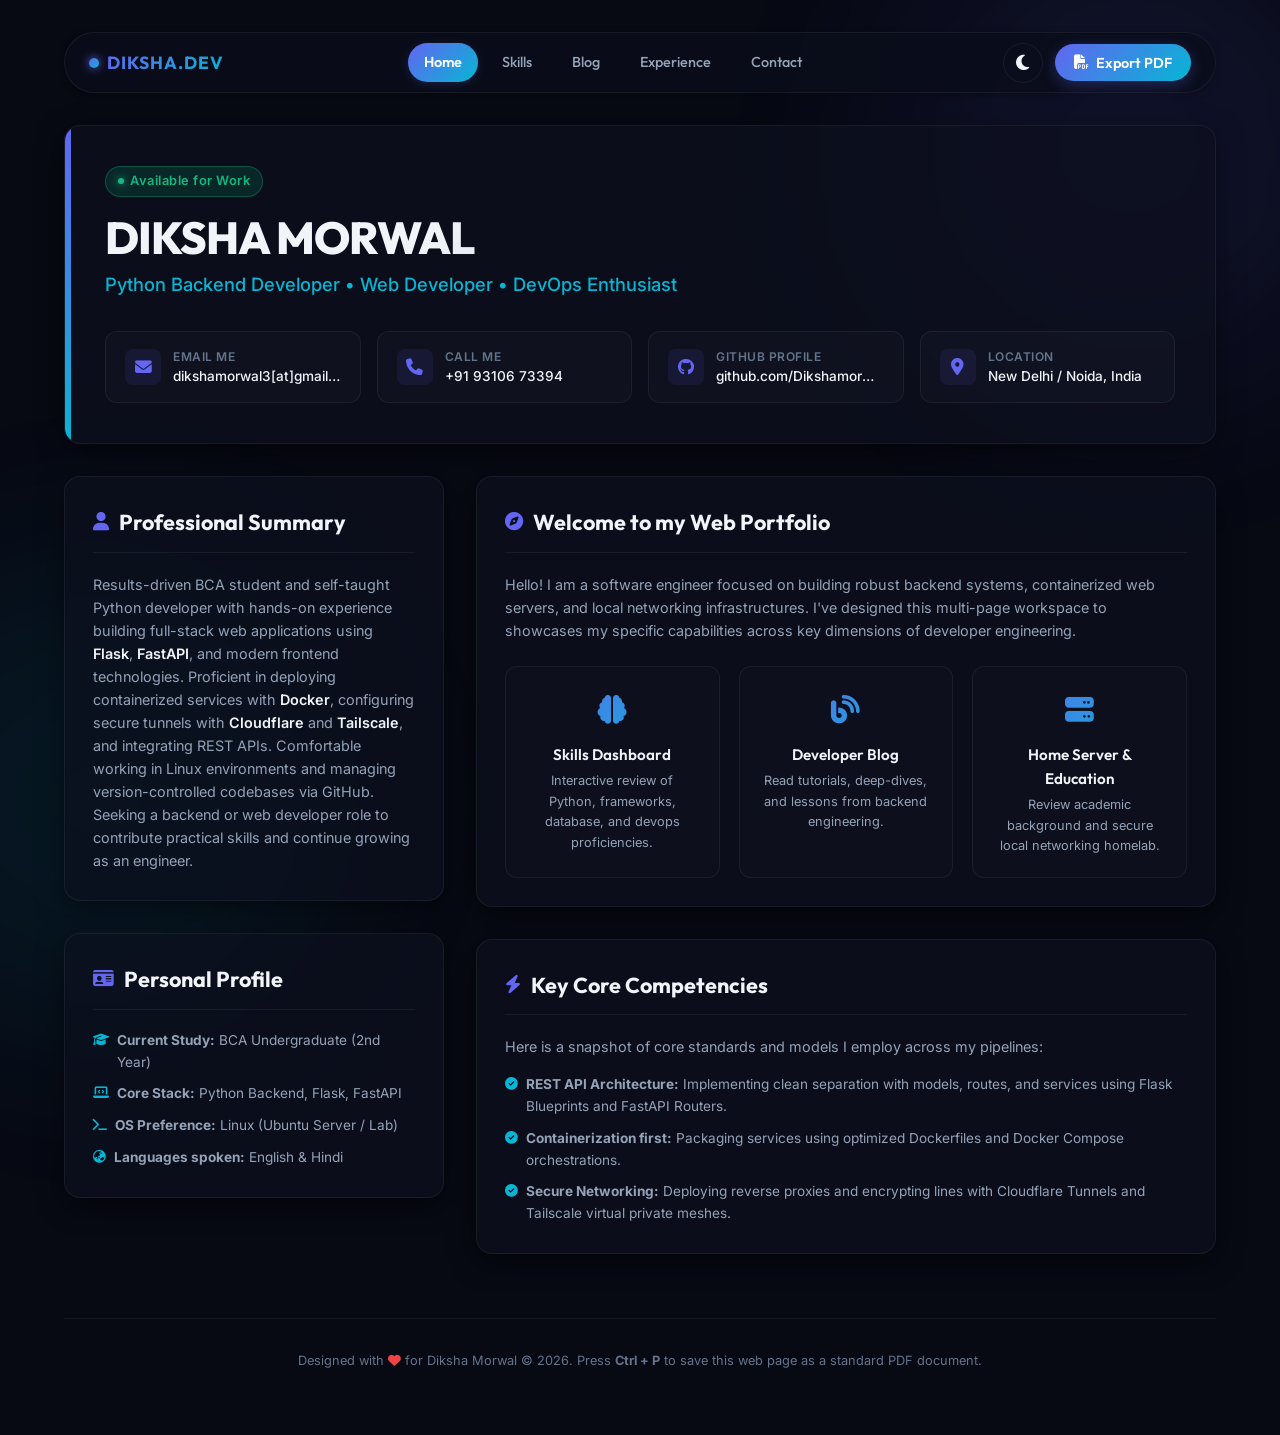
<file: Desktop/my resume/index.html>
<!DOCTYPE html>
<html lang="en" data-theme="dark">
<head>
    <meta charset="UTF-8">
    <meta name="viewport" content="width=device-width, initial-scale=1.0">
    <title>Diksha Morwal - Home | Python Backend Developer</title>
    <meta name="description" content="Professional portfolio of Diksha Morwal, Python Backend Developer & Web Developer. Explore skills, projects, and home server setups.">
    <!-- Google Fonts -->
    <link rel="preconnect" href="https://fonts.googleapis.com">
    <link rel="preconnect" href="https://fonts.gstatic.com" crossorigin>
    <link href="https://fonts.googleapis.com/css2?family=Inter:wght@300;400;500;600;700&family=Outfit:wght@400;500;600;700;800&display=swap" rel="stylesheet">
    <!-- FontAwesome Icons -->
    <link rel="stylesheet" href="https://cdnjs.cloudflare.com/ajax/libs/font-awesome/6.4.0/css/all.min.css">
    <!-- Stylesheet -->
    <link rel="stylesheet" href="style.css">
</head>
<body>
    <!-- Background Elements -->
    <div class="bg-glow bg-glow-1"></div>
    <div class="bg-glow bg-glow-2"></div>

    <div class="container animate-fade-in">
        <!-- Floating Navigation & Action Bar -->
        <header class="action-bar no-print">
            <div class="action-logo">
                <span class="logo-dot"></span>
                <span class="logo-text">DIKSHA.DEV</span>
            </div>
            <!-- Dynamic Navigation Links -->
            <nav class="nav-links">
                <a href="index.html" class="nav-link active">Home</a>
                <a href="skills.html" class="nav-link">Skills</a>
                <a href="blog.html" class="nav-link">Blog</a>
                <a href="experience.html" class="nav-link">Experience</a>
                <a href="contact.html" class="nav-link">Contact</a>
            </nav>
            <div class="action-buttons">
                <button id="theme-toggle" class="btn-action" title="Toggle Light/Dark Mode" aria-label="Toggle Light/Dark Mode">
                    <i class="fas fa-moon moon-icon"></i>
                    <i class="fas fa-sun sun-icon"></i>
                </button>
                <button onclick="window.print()" class="btn-primary" title="Print or Save as PDF">
                    <i class="fas fa-file-pdf"></i> <span>Export PDF</span>
                </button>
            </div>
        </header>

        <!-- Main Resume Frame -->
        <div class="resume-wrapper">
            
            <!-- Hero Header Section -->
            <section class="hero-section">
                <div class="hero-content">
                    <div class="hero-text">
                        <div class="hero-badge">Available for Work</div>
                        <h1 class="name-title">DIKSHA MORWAL</h1>
                        <p class="role-subtitle">Python Backend Developer &bull; Web Developer &bull; DevOps Enthusiast</p>
                    </div>
                    <!-- Contact Cards -->
                    <div class="contact-grid">
                        <a href="mailto:dikshamorwal3[at]gmail[dot]com" class="contact-card">
                            <div class="contact-icon"><i class="fas fa-envelope"></i></div>
                            <div class="contact-info">
                                <span class="contact-label">Email Me</span>
                                <span class="contact-value">dikshamorwal3[at]gmail[dot]com</span>
                            </div>
                        </a>
                        <a href="tel:+919310673394" class="contact-card">
                            <div class="contact-icon"><i class="fas fa-phone"></i></div>
                            <div class="contact-info">
                                <span class="contact-label">Call Me</span>
                                <span class="contact-value">+91 93106 73394</span>
                            </div>
                        </a>
                        <a href="https://github.com/Dikshamorwal" target="_blank" rel="noopener noreferrer" class="contact-card">
                            <div class="contact-icon"><i class="fab fa-github"></i></div>
                            <div class="contact-info">
                                <span class="contact-label">GitHub Profile</span>
                                <span class="contact-value">github.com/Dikshamorwal</span>
                            </div>
                        </a>
                        <div class="contact-card no-link">
                            <div class="contact-icon"><i class="fas fa-map-marker-alt"></i></div>
                            <div class="contact-info">
                                <span class="contact-label">Location</span>
                                <span class="contact-value">New Delhi / Noida, India</span>
                            </div>
                        </div>
                    </div>
                </div>
            </section>

            <!-- Two-Column Layout -->
            <div class="resume-columns">
                
                <!-- Left Column (General Summary & Professional profile) -->
                <aside class="left-column">
                    <!-- Professional Summary -->
                    <div class="resume-card summary-card">
                        <h2 class="section-title"><i class="fas fa-user"></i> Professional Summary</h2>
                        <p class="summary-text">
                            Results-driven BCA student and self-taught Python developer with hands-on experience building full-stack web applications using <strong>Flask</strong>, <strong>FastAPI</strong>, and modern frontend technologies. Proficient in deploying containerized services with <strong>Docker</strong>, configuring secure tunnels with <strong>Cloudflare</strong> and <strong>Tailscale</strong>, and integrating REST APIs. Comfortable working in Linux environments and managing version-controlled codebases via GitHub. Seeking a backend or web developer role to contribute practical skills and continue growing as an engineer.
                        </p>
                    </div>

                    <!-- Personal Information quick list -->
                    <div class="resume-card summary-card">
                        <h2 class="section-title"><i class="fas fa-id-card"></i> Personal Profile</h2>
                        <ul class="additional-list">
                            <li><i class="fas fa-graduation-cap"></i> <span><strong>Current Study:</strong> BCA Undergraduate (2nd Year)</span></li>
                            <li><i class="fas fa-laptop-code"></i> <span><strong>Core Stack:</strong> Python Backend, Flask, FastAPI</span></li>
                            <li><i class="fas fa-terminal"></i> <span><strong>OS Preference:</strong> Linux (Ubuntu Server / Lab)</span></li>
                            <li><i class="fas fa-globe-asia"></i> <span><strong>Languages spoken:</strong> English & Hindi</span></li>
                        </ul>
                    </div>
                </aside>

                <!-- Right Column (Highlights & Quick navigation buttons) -->
                <main class="right-column">
                    <div class="resume-card">
                        <h2 class="section-title"><i class="fas fa-compass"></i> Welcome to my Web Portfolio</h2>
                        <p class="summary-text" style="margin-bottom: 1.5rem;">
                            Hello! I am a software engineer focused on building robust backend systems, containerized web servers, and local networking infrastructures. I've designed this multi-page workspace to showcases my specific capabilities across key dimensions of developer engineering.
                        </p>
                        
                        <div class="lab-infra-diagram">
                            <a href="skills.html" class="lab-node" style="text-decoration: none; color: inherit;">
                                <div class="lab-node-icon"><i class="fas fa-brain"></i></div>
                                <h4>Skills Dashboard</h4>
                                <p>Interactive review of Python, frameworks, database, and devops proficiencies.</p>
                            </a>
                            <a href="blog.html" class="lab-node" style="text-decoration: none; color: inherit;">
                                <div class="lab-node-icon"><i class="fas fa-blog"></i></div>
                                <h4>Developer Blog</h4>
                                <p>Read tutorials, deep-dives, and lessons from backend engineering.</p>
                            </a>
                            <a href="experience.html" class="lab-node" style="text-decoration: none; color: inherit;">
                                <div class="lab-node-icon"><i class="fas fa-server"></i></div>
                                <h4>Home Server & Education</h4>
                                <p>Review academic background and secure local networking homelab.</p>
                            </a>
                        </div>
                    </div>

                    <div class="resume-card">
                        <h2 class="section-title"><i class="fas fa-bolt"></i> Key Core Competencies</h2>
                        <p class="summary-text" style="margin-bottom: 1rem;">
                            Here is a snapshot of core standards and models I employ across my pipelines:
                        </p>
                        <ul class="additional-list">
                            <li><i class="fas fa-check-circle"></i> <span><strong>REST API Architecture:</strong> Implementing clean separation with models, routes, and services using Flask Blueprints and FastAPI Routers.</span></li>
                            <li><i class="fas fa-check-circle"></i> <span><strong>Containerization first:</strong> Packaging services using optimized Dockerfiles and Docker Compose orchestrations.</span></li>
                            <li><i class="fas fa-check-circle"></i> <span><strong>Secure Networking:</strong> Deploying reverse proxies and encrypting lines with Cloudflare Tunnels and Tailscale virtual private meshes.</span></li>
                        </ul>
                    </div>
                </main>

            </div>
        </div>

        <!-- Footer -->
        <footer class="resume-footer no-print">
            <p>Designed with <i class="fas fa-heart"></i> for Diksha Morwal &copy; 2026. Press <strong>Ctrl + P</strong> to save this web page as a standard PDF document.</p>
        </footer>
    </div>

    <!-- Script file for UI Interactivity -->
    <script src="script.js"></script>
</body>
</html>
</file>
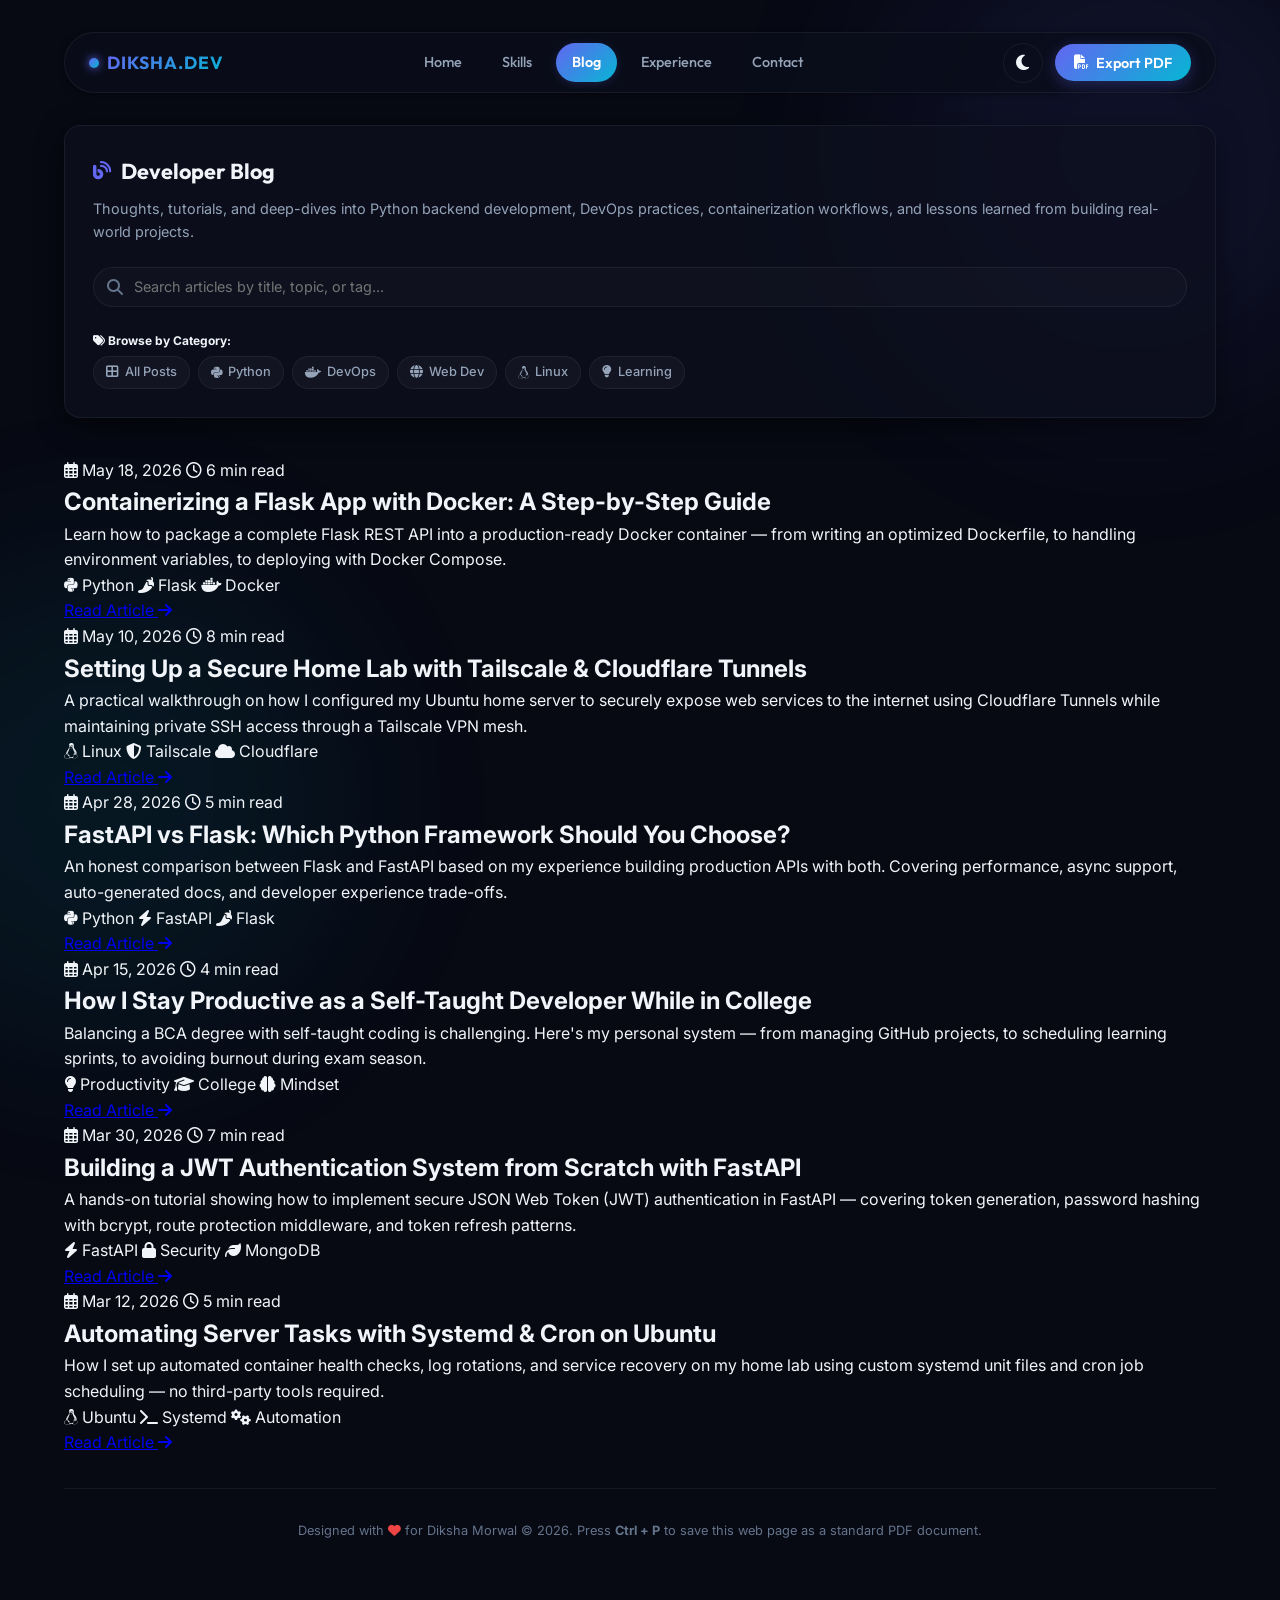
<file: Desktop/my resume/blog.html>
<!DOCTYPE html>
<html lang="en" data-theme="dark">
<head>
    <meta charset="UTF-8">
    <meta name="viewport" content="width=device-width, initial-scale=1.0">
    <title>Diksha Morwal - Blog | Python Developer</title>
    <meta name="description" content="Technical blog posts and articles by Diksha Morwal covering Python, Flask, FastAPI, Docker, Linux, and web development.">
    <!-- Google Fonts -->
    <link rel="preconnect" href="https://fonts.googleapis.com">
    <link rel="preconnect" href="https://fonts.gstatic.com" crossorigin>
    <link href="https://fonts.googleapis.com/css2?family=Inter:wght@300;400;500;600;700&family=Outfit:wght@400;500;600;700;800&display=swap" rel="stylesheet">
    <!-- FontAwesome Icons -->
    <link rel="stylesheet" href="https://cdnjs.cloudflare.com/ajax/libs/font-awesome/6.4.0/css/all.min.css">
    <!-- Stylesheet -->
    <link rel="stylesheet" href="style.css">
</head>
<body>
    <!-- Background Elements -->
    <div class="bg-glow bg-glow-1"></div>
    <div class="bg-glow bg-glow-2"></div>

    <div class="container animate-fade-in">
        <!-- Floating Navigation & Action Bar -->
        <header class="action-bar no-print">
            <div class="action-logo">
                <span class="logo-dot"></span>
                <span class="logo-text">DIKSHA.DEV</span>
            </div>
            <!-- Dynamic Navigation Links -->
            <nav class="nav-links">
                <a href="index.html" class="nav-link">Home</a>
                <a href="skills.html" class="nav-link">Skills</a>
                <a href="blog.html" class="nav-link active">Blog</a>
                <a href="experience.html" class="nav-link">Experience</a>
                <a href="contact.html" class="nav-link">Contact</a>
            </nav>
            <div class="action-buttons">
                <button id="theme-toggle" class="btn-action" title="Toggle Light/Dark Mode" aria-label="Toggle Light/Dark Mode">
                    <i class="fas fa-moon moon-icon"></i>
                    <i class="fas fa-sun sun-icon"></i>
                </button>
                <button onclick="window.print()" class="btn-primary" title="Print or Save as PDF">
                    <i class="fas fa-file-pdf"></i> <span>Export PDF</span>
                </button>
            </div>
        </header>

        <!-- Blog Main Content -->
        <div class="resume-wrapper">
            <!-- Blog Header Card -->
            <div class="resume-card" style="margin-bottom: 0.5rem;">
                <h1 class="section-title" style="border-bottom: none; padding-bottom: 0; margin-bottom: 0.5rem;">
                    <i class="fas fa-blog"></i> Developer Blog
                </h1>
                <p class="summary-text" style="margin-bottom: 1.5rem;">
                    Thoughts, tutorials, and deep-dives into Python backend development, DevOps practices, containerization workflows, and lessons learned from building real-world projects.
                </p>

                <!-- Search Bar -->
                <div class="search-filter-wrapper">
                    <div class="search-container">
                        <i class="fas fa-search"></i>
                        <input type="text" id="blog-search" class="search-input" placeholder="Search articles by title, topic, or tag...">
                    </div>
                </div>

                <!-- Category Filter Tags -->
                <div class="blog-categories no-print">
                    <h3 style="font-size: 0.75rem; margin-bottom: 0.4rem;"><i class="fas fa-tags"></i> Browse by Category:</h3>
                    <div class="skill-tags">
                        <span class="skill-tag blog-filter-tag" data-category="all" onclick="filterBlog('all')"><i class="fas fa-th-large"></i> All Posts</span>
                        <span class="skill-tag blog-filter-tag" data-category="python" onclick="filterBlog('python')"><i class="fab fa-python text-python"></i> Python</span>
                        <span class="skill-tag blog-filter-tag" data-category="devops" onclick="filterBlog('devops')"><i class="fab fa-docker text-docker"></i> DevOps</span>
                        <span class="skill-tag blog-filter-tag" data-category="web" onclick="filterBlog('web')"><i class="fas fa-globe text-html"></i> Web Dev</span>
                        <span class="skill-tag blog-filter-tag" data-category="linux" onclick="filterBlog('linux')"><i class="fab fa-linux text-linux"></i> Linux</span>
                        <span class="skill-tag blog-filter-tag" data-category="learning" onclick="filterBlog('learning')"><i class="fas fa-lightbulb text-fastapi"></i> Learning</span>
                    </div>
                </div>
            </div>

            <!-- Blog Posts Grid -->
            <div class="blog-grid" id="blog-grid">

                <!-- Blog Post 1 -->
                <article class="blog-card" data-category="python devops">
                    <div class="blog-card-accent"></div>
                    <div class="blog-card-content">
                        <div class="blog-meta">
                            <span class="blog-date"><i class="far fa-calendar-alt"></i> May 18, 2026</span>
                            <span class="blog-read-time"><i class="far fa-clock"></i> 6 min read</span>
                        </div>
                        <h2 class="blog-title">Containerizing a Flask App with Docker: A Step-by-Step Guide</h2>
                        <p class="blog-excerpt">
                            Learn how to package a complete Flask REST API into a production-ready Docker container — from writing an optimized Dockerfile, to handling environment variables, to deploying with Docker Compose.
                        </p>
                        <div class="blog-tags">
                            <span class="blog-tag"><i class="fab fa-python"></i> Python</span>
                            <span class="blog-tag"><i class="fas fa-pepper-hot"></i> Flask</span>
                            <span class="blog-tag"><i class="fab fa-docker"></i> Docker</span>
                        </div>
                        <a href="#" class="blog-read-more">
                            Read Article <i class="fas fa-arrow-right"></i>
                        </a>
                    </div>
                </article>

                <!-- Blog Post 2 -->
                <article class="blog-card" data-category="devops linux">
                    <div class="blog-card-accent"></div>
                    <div class="blog-card-content">
                        <div class="blog-meta">
                            <span class="blog-date"><i class="far fa-calendar-alt"></i> May 10, 2026</span>
                            <span class="blog-read-time"><i class="far fa-clock"></i> 8 min read</span>
                        </div>
                        <h2 class="blog-title">Setting Up a Secure Home Lab with Tailscale & Cloudflare Tunnels</h2>
                        <p class="blog-excerpt">
                            A practical walkthrough on how I configured my Ubuntu home server to securely expose web services to the internet using Cloudflare Tunnels while maintaining private SSH access through a Tailscale VPN mesh.
                        </p>
                        <div class="blog-tags">
                            <span class="blog-tag"><i class="fab fa-linux"></i> Linux</span>
                            <span class="blog-tag"><i class="fas fa-shield-alt"></i> Tailscale</span>
                            <span class="blog-tag"><i class="fas fa-cloud"></i> Cloudflare</span>
                        </div>
                        <a href="#" class="blog-read-more">
                            Read Article <i class="fas fa-arrow-right"></i>
                        </a>
                    </div>
                </article>

                <!-- Blog Post 3 -->
                <article class="blog-card" data-category="python web">
                    <div class="blog-card-accent"></div>
                    <div class="blog-card-content">
                        <div class="blog-meta">
                            <span class="blog-date"><i class="far fa-calendar-alt"></i> Apr 28, 2026</span>
                            <span class="blog-read-time"><i class="far fa-clock"></i> 5 min read</span>
                        </div>
                        <h2 class="blog-title">FastAPI vs Flask: Which Python Framework Should You Choose?</h2>
                        <p class="blog-excerpt">
                            An honest comparison between Flask and FastAPI based on my experience building production APIs with both. Covering performance, async support, auto-generated docs, and developer experience trade-offs.
                        </p>
                        <div class="blog-tags">
                            <span class="blog-tag"><i class="fab fa-python"></i> Python</span>
                            <span class="blog-tag"><i class="fas fa-bolt"></i> FastAPI</span>
                            <span class="blog-tag"><i class="fas fa-pepper-hot"></i> Flask</span>
                        </div>
                        <a href="#" class="blog-read-more">
                            Read Article <i class="fas fa-arrow-right"></i>
                        </a>
                    </div>
                </article>

                <!-- Blog Post 4 -->
                <article class="blog-card" data-category="learning">
                    <div class="blog-card-accent"></div>
                    <div class="blog-card-content">
                        <div class="blog-meta">
                            <span class="blog-date"><i class="far fa-calendar-alt"></i> Apr 15, 2026</span>
                            <span class="blog-read-time"><i class="far fa-clock"></i> 4 min read</span>
                        </div>
                        <h2 class="blog-title">How I Stay Productive as a Self-Taught Developer While in College</h2>
                        <p class="blog-excerpt">
                            Balancing a BCA degree with self-taught coding is challenging. Here's my personal system — from managing GitHub projects, to scheduling learning sprints, to avoiding burnout during exam season.
                        </p>
                        <div class="blog-tags">
                            <span class="blog-tag"><i class="fas fa-lightbulb"></i> Productivity</span>
                            <span class="blog-tag"><i class="fas fa-graduation-cap"></i> College</span>
                            <span class="blog-tag"><i class="fas fa-brain"></i> Mindset</span>
                        </div>
                        <a href="#" class="blog-read-more">
                            Read Article <i class="fas fa-arrow-right"></i>
                        </a>
                    </div>
                </article>

                <!-- Blog Post 5 -->
                <article class="blog-card" data-category="python web">
                    <div class="blog-card-accent"></div>
                    <div class="blog-card-content">
                        <div class="blog-meta">
                            <span class="blog-date"><i class="far fa-calendar-alt"></i> Mar 30, 2026</span>
                            <span class="blog-read-time"><i class="far fa-clock"></i> 7 min read</span>
                        </div>
                        <h2 class="blog-title">Building a JWT Authentication System from Scratch with FastAPI</h2>
                        <p class="blog-excerpt">
                            A hands-on tutorial showing how to implement secure JSON Web Token (JWT) authentication in FastAPI — covering token generation, password hashing with bcrypt, route protection middleware, and token refresh patterns.
                        </p>
                        <div class="blog-tags">
                            <span class="blog-tag"><i class="fas fa-bolt"></i> FastAPI</span>
                            <span class="blog-tag"><i class="fas fa-lock"></i> Security</span>
                            <span class="blog-tag"><i class="fas fa-leaf"></i> MongoDB</span>
                        </div>
                        <a href="#" class="blog-read-more">
                            Read Article <i class="fas fa-arrow-right"></i>
                        </a>
                    </div>
                </article>

                <!-- Blog Post 6 -->
                <article class="blog-card" data-category="linux devops">
                    <div class="blog-card-accent"></div>
                    <div class="blog-card-content">
                        <div class="blog-meta">
                            <span class="blog-date"><i class="far fa-calendar-alt"></i> Mar 12, 2026</span>
                            <span class="blog-read-time"><i class="far fa-clock"></i> 5 min read</span>
                        </div>
                        <h2 class="blog-title">Automating Server Tasks with Systemd & Cron on Ubuntu</h2>
                        <p class="blog-excerpt">
                            How I set up automated container health checks, log rotations, and service recovery on my home lab using custom systemd unit files and cron job scheduling — no third-party tools required.
                        </p>
                        <div class="blog-tags">
                            <span class="blog-tag"><i class="fab fa-linux"></i> Ubuntu</span>
                            <span class="blog-tag"><i class="fas fa-terminal"></i> Systemd</span>
                            <span class="blog-tag"><i class="fas fa-cogs"></i> Automation</span>
                        </div>
                        <a href="#" class="blog-read-more">
                            Read Article <i class="fas fa-arrow-right"></i>
                        </a>
                    </div>
                </article>

            </div>

            <!-- No Results Message -->
            <div id="blog-no-results" class="blog-no-results" style="display: none;">
                <div class="no-results-icon"><i class="fas fa-search"></i></div>
                <h3>No articles found</h3>
                <p>Try adjusting your search or clearing the category filter.</p>
            </div>

        </div>

        <!-- Footer -->
        <footer class="resume-footer no-print">
            <p>Designed with <i class="fas fa-heart"></i> for Diksha Morwal &copy; 2026. Press <strong>Ctrl + P</strong> to save this web page as a standard PDF document.</p>
        </footer>
    </div>

    <!-- Script file for UI Interactivity -->
    <script src="script.js"></script>
</body>
</html>
</file>
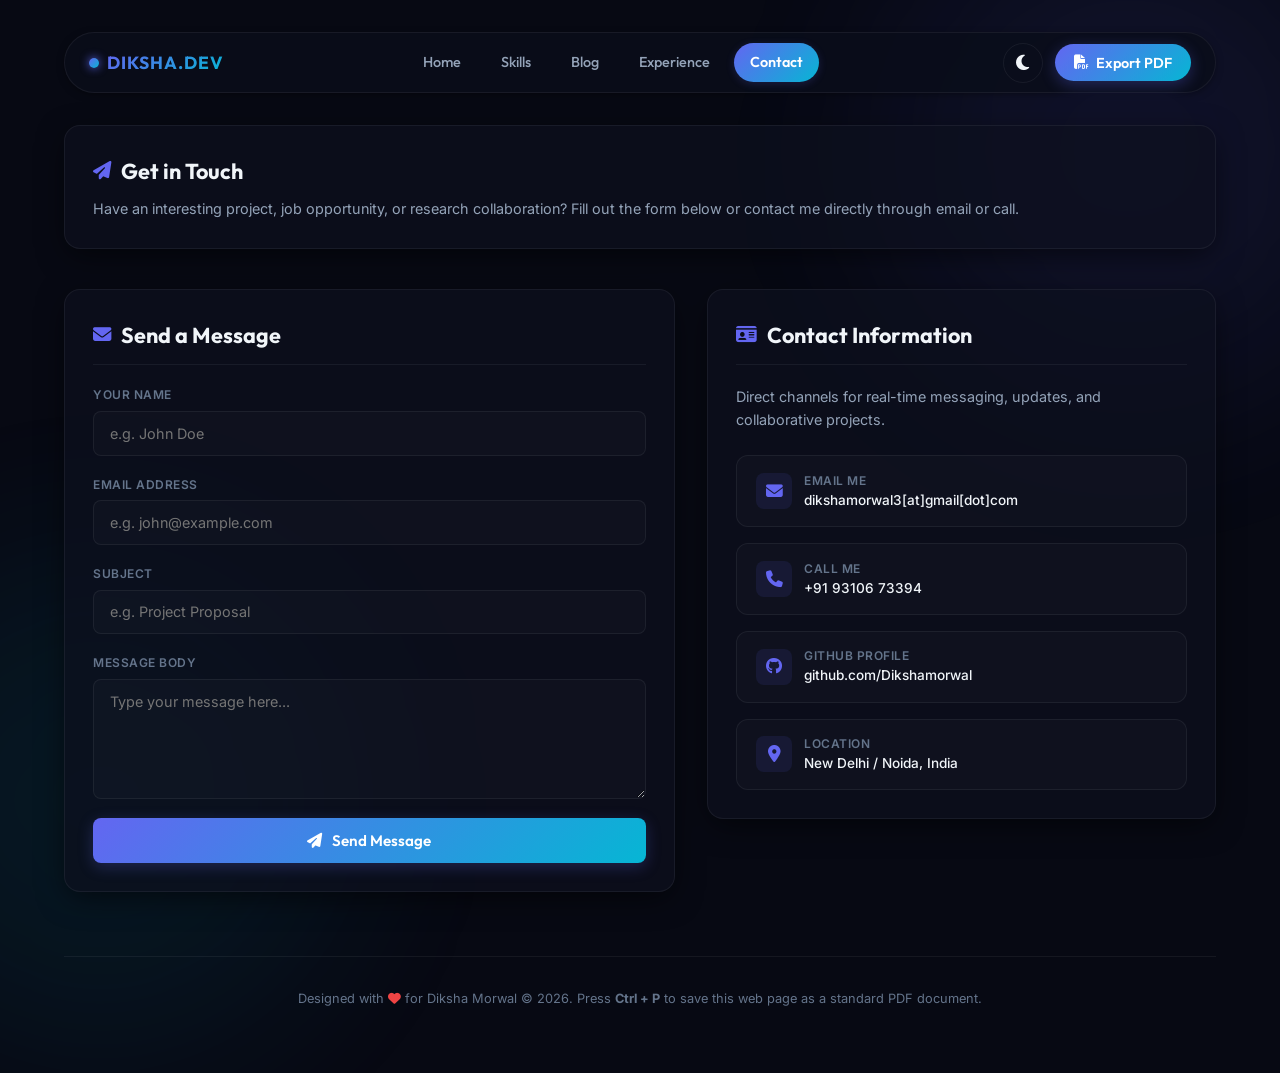
<file: Desktop/my resume/contact.html>
<!DOCTYPE html>
<html lang="en" data-theme="dark">
<head>
    <meta charset="UTF-8">
    <meta name="viewport" content="width=device-width, initial-scale=1.0">
    <title>Diksha Morwal - Contact Me | Python Developer</title>
    <meta name="description" content="Get in touch with Diksha Morwal, Python Backend and Web Developer.">
    <!-- Google Fonts -->
    <link rel="preconnect" href="https://fonts.googleapis.com">
    <link rel="preconnect" href="https://fonts.gstatic.com" crossorigin>
    <link href="https://fonts.googleapis.com/css2?family=Inter:wght@300;400;500;600;700&family=Outfit:wght@400;500;600;700;800&display=swap" rel="stylesheet">
    <!-- FontAwesome Icons -->
    <link rel="stylesheet" href="https://cdnjs.cloudflare.com/ajax/libs/font-awesome/6.4.0/css/all.min.css">
    <!-- Stylesheet -->
    <link rel="stylesheet" href="style.css">
</head>
<body>
    <!-- Background Elements -->
    <div class="bg-glow bg-glow-1"></div>
    <div class="bg-glow bg-glow-2"></div>

    <div class="container animate-fade-in">
        <!-- Floating Navigation & Action Bar -->
        <header class="action-bar no-print">
            <div class="action-logo">
                <span class="logo-dot"></span>
                <span class="logo-text">DIKSHA.DEV</span>
            </div>
            <!-- Dynamic Navigation Links -->
            <nav class="nav-links">
                <a href="index.html" class="nav-link">Home</a>
                <a href="skills.html" class="nav-link">Skills</a>
                <a href="blog.html" class="nav-link">Blog</a>
                <a href="experience.html" class="nav-link">Experience</a>
                <a href="contact.html" class="nav-link active">Contact</a>
            </nav>
            <div class="action-buttons">
                <button id="theme-toggle" class="btn-action" title="Toggle Light/Dark Mode" aria-label="Toggle Light/Dark Mode">
                    <i class="fas fa-moon moon-icon"></i>
                    <i class="fas fa-sun sun-icon"></i>
                </button>
                <button onclick="window.print()" class="btn-primary" title="Print or Save as PDF">
                    <i class="fas fa-file-pdf"></i> <span>Export PDF</span>
                </button>
            </div>
        </header>

        <!-- Contact Main Content -->
        <div class="resume-wrapper">
            
            <div class="resume-card" style="margin-bottom: 0.5rem;">
                <h2 class="section-title" style="border-bottom: none; padding-bottom: 0; margin-bottom: 0;">
                    <i class="fas fa-paper-plane"></i> Get in Touch
                </h2>
                <p class="summary-text" style="margin-top: 0.5rem;">
                    Have an interesting project, job opportunity, or research collaboration? Fill out the form below or contact me directly through email or call.
                </p>
            </div>

            <!-- Two-Column Grid: Form & Info -->
            <div class="contact-container-grid">
                
                <!-- Left: Form Card -->
                <div class="resume-card">
                    <h3 class="section-title"><i class="fas fa-envelope"></i> Send a Message</h3>
                    
                    <form id="contact-form" class="contact-form" novalidate>
                        <div class="form-group">
                            <label for="name">Your Name</label>
                            <input type="text" id="name" class="form-input" placeholder="e.g. John Doe" required>
                        </div>
                        
                        <div class="form-group">
                            <label for="email">Email Address</label>
                            <input type="email" id="email" class="form-input" placeholder="e.g. john@example.com" required>
                        </div>
                        
                        <div class="form-group">
                            <label for="subject">Subject</label>
                            <input type="text" id="subject" class="form-input" placeholder="e.g. Project Proposal" required>
                        </div>
                        
                        <div class="form-group">
                            <label for="message">Message Body</label>
                            <textarea id="message" class="form-textarea" placeholder="Type your message here..." required></textarea>
                        </div>
                        
                        <button type="submit" class="btn-submit">
                            <i class="fas fa-paper-plane"></i> Send Message
                        </button>
                    </form>
                </div>

                <!-- Right: Direct Connect Cards -->
                <aside class="left-column" style="gap: 0;">
                    <div class="resume-card">
                        <h3 class="section-title"><i class="fas fa-id-card"></i> Contact Information</h3>
                        <p class="summary-text" style="margin-bottom: 1.5rem;">
                            Direct channels for real-time messaging, updates, and collaborative projects.
                        </p>
                        
                        <div class="contact-grid" style="grid-template-columns: 1fr; gap: 1rem;">
                            <a href="mailto:dikshamorwal3[at]gmail[dot]com" class="contact-card">
                                <div class="contact-icon"><i class="fas fa-envelope"></i></div>
                                <div class="contact-info">
                                    <span class="contact-label">Email Me</span>
                                    <span class="contact-value">dikshamorwal3[at]gmail[dot]com</span>
                                </div>
                            </a>
                            
                            <a href="tel:+919310673394" class="contact-card">
                                <div class="contact-icon"><i class="fas fa-phone"></i></div>
                                <div class="contact-info">
                                    <span class="contact-label">Call Me</span>
                                    <span class="contact-value">+91 93106 73394</span>
                                </div>
                            </a>
                            
                            <a href="https://github.com/Dikshamorwal" target="_blank" rel="noopener noreferrer" class="contact-card">
                                <div class="contact-icon"><i class="fab fa-github"></i></div>
                                <div class="contact-info">
                                    <span class="contact-label">GitHub Profile</span>
                                    <span class="contact-value">github.com/Dikshamorwal</span>
                                </div>
                            </a>

                            <div class="contact-card no-link">
                                <div class="contact-icon"><i class="fas fa-map-marker-alt"></i></div>
                                <div class="contact-info">
                                    <span class="contact-label">Location</span>
                                    <span class="contact-value">New Delhi / Noida, India</span>
                                </div>
                            </div>
                        </div>
                    </div>
                </aside>

            </div>
        </div>

        <!-- Footer -->
        <footer class="resume-footer no-print">
            <p>Designed with <i class="fas fa-heart"></i> for Diksha Morwal &copy; 2026. Press <strong>Ctrl + P</strong> to save this web page as a standard PDF document.</p>
        </footer>
    </div>

    <!-- Success Feedback Overlay Modal -->
    <div id="success-modal" class="modal-overlay">
        <div class="modal-card">
            <div class="modal-success-icon"><i class="fas fa-check"></i></div>
            <h3>Message Dispatched!</h3>
            <p>Thank you for reaching out. Your message has been sent successfully. Diksha will connect with you shortly.</p>
            <button id="modal-close" class="btn-primary" style="margin: 0 auto; width: 100px; justify-content: center;">Close</button>
        </div>
    </div>

    <!-- Script file for UI Interactivity -->
    <script src="script.js"></script>
</body>
</html>
</file>
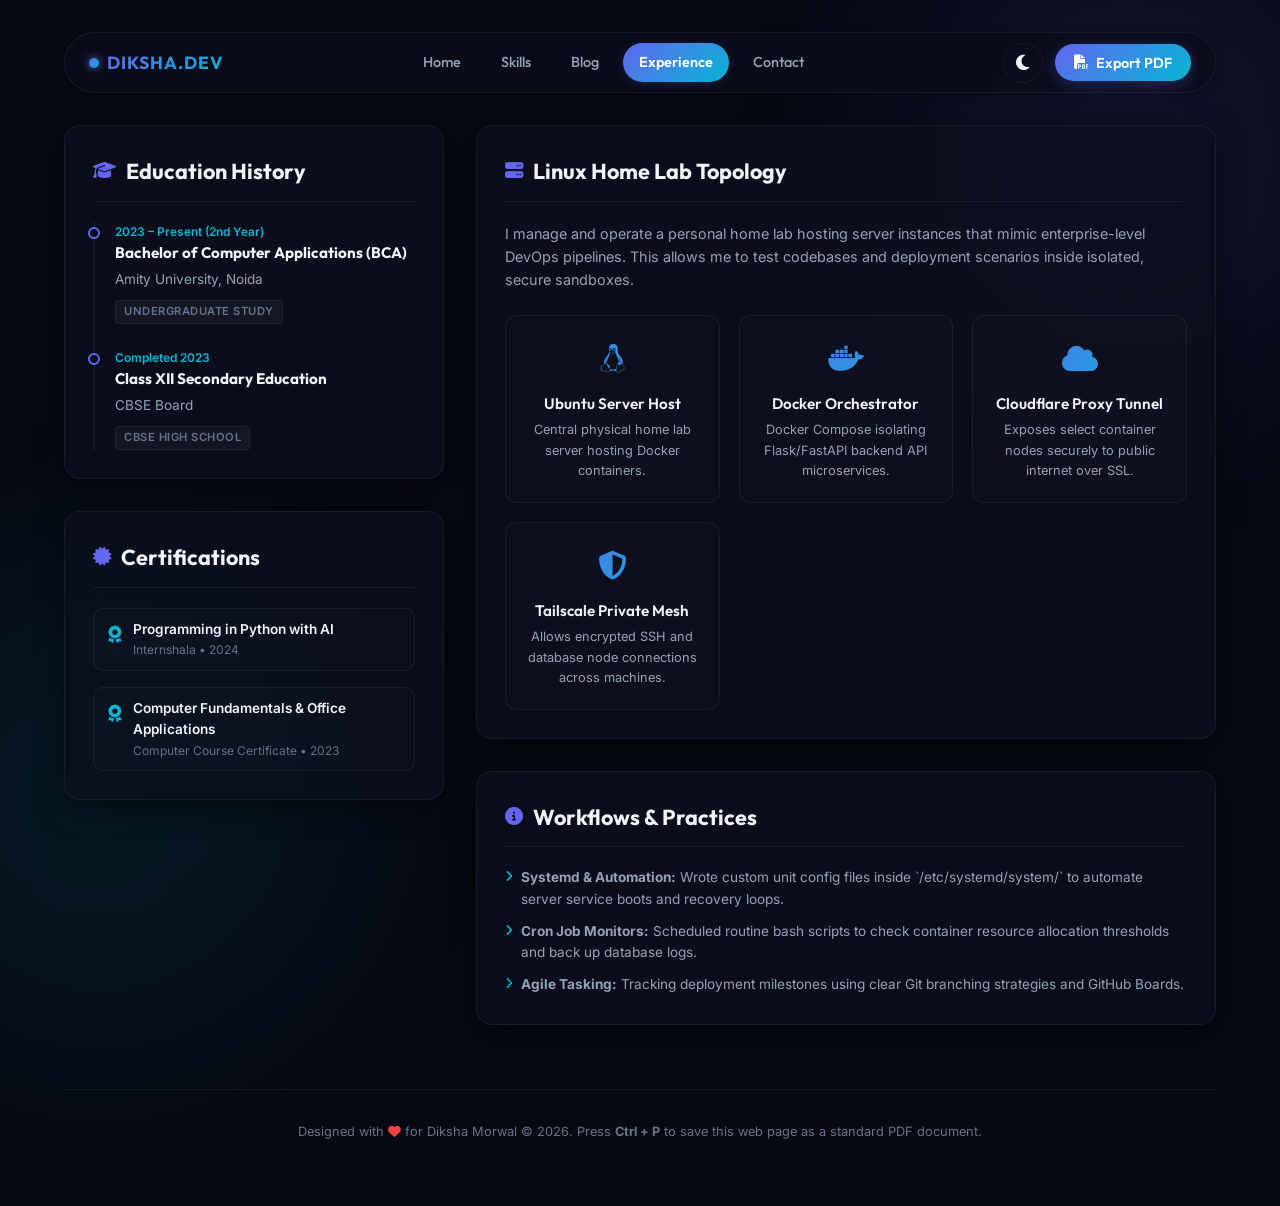
<file: Desktop/my resume/experience.html>
<!DOCTYPE html>
<html lang="en" data-theme="dark">
<head>
    <meta charset="UTF-8">
    <meta name="viewport" content="width=device-width, initial-scale=1.0">
    <title>Diksha Morwal - Experience & Lab | Python Developer</title>
    <meta name="description" content="Education history and Linux home server architecture of Diksha Morwal.">
    <!-- Google Fonts -->
    <link rel="preconnect" href="https://fonts.googleapis.com">
    <link rel="preconnect" href="https://fonts.gstatic.com" crossorigin>
    <link href="https://fonts.googleapis.com/css2?family=Inter:wght@300;400;500;600;700&family=Outfit:wght@400;500;600;700;800&display=swap" rel="stylesheet">
    <!-- FontAwesome Icons -->
    <link rel="stylesheet" href="https://cdnjs.cloudflare.com/ajax/libs/font-awesome/6.4.0/css/all.min.css">
    <!-- Stylesheet -->
    <link rel="stylesheet" href="style.css">
</head>
<body>
    <!-- Background Elements -->
    <div class="bg-glow bg-glow-1"></div>
    <div class="bg-glow bg-glow-2"></div>

    <div class="container animate-fade-in">
        <!-- Floating Navigation & Action Bar -->
        <header class="action-bar no-print">
            <div class="action-logo">
                <span class="logo-dot"></span>
                <span class="logo-text">DIKSHA.DEV</span>
            </div>
            <!-- Dynamic Navigation Links -->
            <nav class="nav-links">
                <a href="index.html" class="nav-link">Home</a>
                <a href="skills.html" class="nav-link">Skills</a>
                <a href="blog.html" class="nav-link">Blog</a>
                <a href="experience.html" class="nav-link active">Experience</a>
                <a href="contact.html" class="nav-link">Contact</a>
            </nav>
            <div class="action-buttons">
                <button id="theme-toggle" class="btn-action" title="Toggle Light/Dark Mode" aria-label="Toggle Light/Dark Mode">
                    <i class="fas fa-moon moon-icon"></i>
                    <i class="fas fa-sun sun-icon"></i>
                </button>
                <button onclick="window.print()" class="btn-primary" title="Print or Save as PDF">
                    <i class="fas fa-file-pdf"></i> <span>Export PDF</span>
                </button>
            </div>
        </header>

        <!-- Experience Main Content -->
        <div class="resume-wrapper">
            <div class="resume-columns">
                
                <!-- Left Column (Education & Certifications) -->
                <aside class="left-column">
                    <!-- Education -->
                    <div class="resume-card education-card">
                        <h2 class="section-title"><i class="fas fa-graduation-cap"></i> Education History</h2>
                        <div class="timeline">
                            <div class="timeline-item">
                                <div class="timeline-dot"></div>
                                <div class="timeline-header">
                                    <span class="timeline-date">2023 – Present (2nd Year)</span>
                                    <h3 class="timeline-degree">Bachelor of Computer Applications (BCA)</h3>
                                </div>
                                <p class="timeline-institution">Amity University, Noida</p>
                                <span class="timeline-tag">Undergraduate Study</span>
                            </div>
                            <div class="timeline-item">
                                <div class="timeline-dot"></div>
                                <div class="timeline-header">
                                    <span class="timeline-date">Completed 2023</span>
                                    <h3 class="timeline-degree">Class XII Secondary Education</h3>
                                </div>
                                <p class="timeline-institution">CBSE Board</p>
                                <span class="timeline-tag">CBSE High School</span>
                            </div>
                        </div>
                    </div>

                    <!-- Certifications -->
                    <div class="resume-card certifications-card">
                        <h2 class="section-title"><i class="fas fa-certificate"></i> Certifications</h2>
                        <div class="certs-list">
                            <div class="cert-item">
                                <div class="cert-icon"><i class="fas fa-award"></i></div>
                                <div class="cert-details">
                                    <h4>Programming in Python with AI</h4>
                                    <p>Internshala &bull; 2024</p>
                                </div>
                            </div>
                            <div class="cert-item">
                                <div class="cert-icon"><i class="fas fa-award"></i></div>
                                <div class="cert-details">
                                    <h4>Computer Fundamentals & Office Applications</h4>
                                    <p>Computer Course Certificate &bull; 2023</p>
                                </div>
                            </div>
                        </div>
                    </div>
                </aside>

                <!-- Right Column (Linux Home Lab Node Topology) -->
                <main class="right-column">
                    <!-- Lab Overview -->
                    <div class="resume-card">
                        <h2 class="section-title"><i class="fas fa-server"></i> Linux Home Lab Topology</h2>
                        <p class="summary-text" style="margin-bottom: 1rem;">
                            I manage and operate a personal home lab hosting server instances that mimic enterprise-level DevOps pipelines. This allows me to test codebases and deployment scenarios inside isolated, secure sandboxes.
                        </p>
                        
                        <div class="lab-infra-diagram">
                            <div class="lab-node">
                                <div class="lab-node-icon"><i class="fab fa-linux"></i></div>
                                <h4>Ubuntu Server Host</h4>
                                <p>Central physical home lab server hosting Docker containers.</p>
                            </div>
                            
                            <div class="lab-node">
                                <div class="lab-node-icon"><i class="fab fa-docker"></i></div>
                                <h4>Docker Orchestrator</h4>
                                <p>Docker Compose isolating Flask/FastAPI backend API microservices.</p>
                            </div>

                            <div class="lab-node">
                                <div class="lab-node-icon"><i class="fas fa-cloud"></i></div>
                                <h4>Cloudflare Proxy Tunnel</h4>
                                <p>Exposes select container nodes securely to public internet over SSL.</p>
                            </div>

                            <div class="lab-node">
                                <div class="lab-node-icon"><i class="fas fa-shield-alt"></i></div>
                                <h4>Tailscale Private Mesh</h4>
                                <p>Allows encrypted SSH and database node connections across machines.</p>
                            </div>
                        </div>
                    </div>

                    <!-- Additional Details -->
                    <div class="resume-card">
                        <h2 class="section-title"><i class="fas fa-info-circle"></i> Workflows & Practices</h2>
                        <ul class="additional-list">
                            <li><i class="fas fa-angle-right"></i> <span><strong>Systemd & Automation:</strong> Wrote custom unit config files inside `/etc/systemd/system/` to automate server service boots and recovery loops.</span></li>
                            <li><i class="fas fa-angle-right"></i> <span><strong>Cron Job Monitors:</strong> Scheduled routine bash scripts to check container resource allocation thresholds and back up database logs.</span></li>
                            <li><i class="fas fa-angle-right"></i> <span><strong>Agile Tasking:</strong> Tracking deployment milestones using clear Git branching strategies and GitHub Boards.</span></li>
                        </ul>
                    </div>
                </main>

            </div>
        </div>

        <!-- Footer -->
        <footer class="resume-footer no-print">
            <p>Designed with <i class="fas fa-heart"></i> for Diksha Morwal &copy; 2026. Press <strong>Ctrl + P</strong> to save this web page as a standard PDF document.</p>
        </footer>
    </div>

    <!-- Script file for UI Interactivity -->
    <script src="script.js"></script>
</body>
</html>
</file>
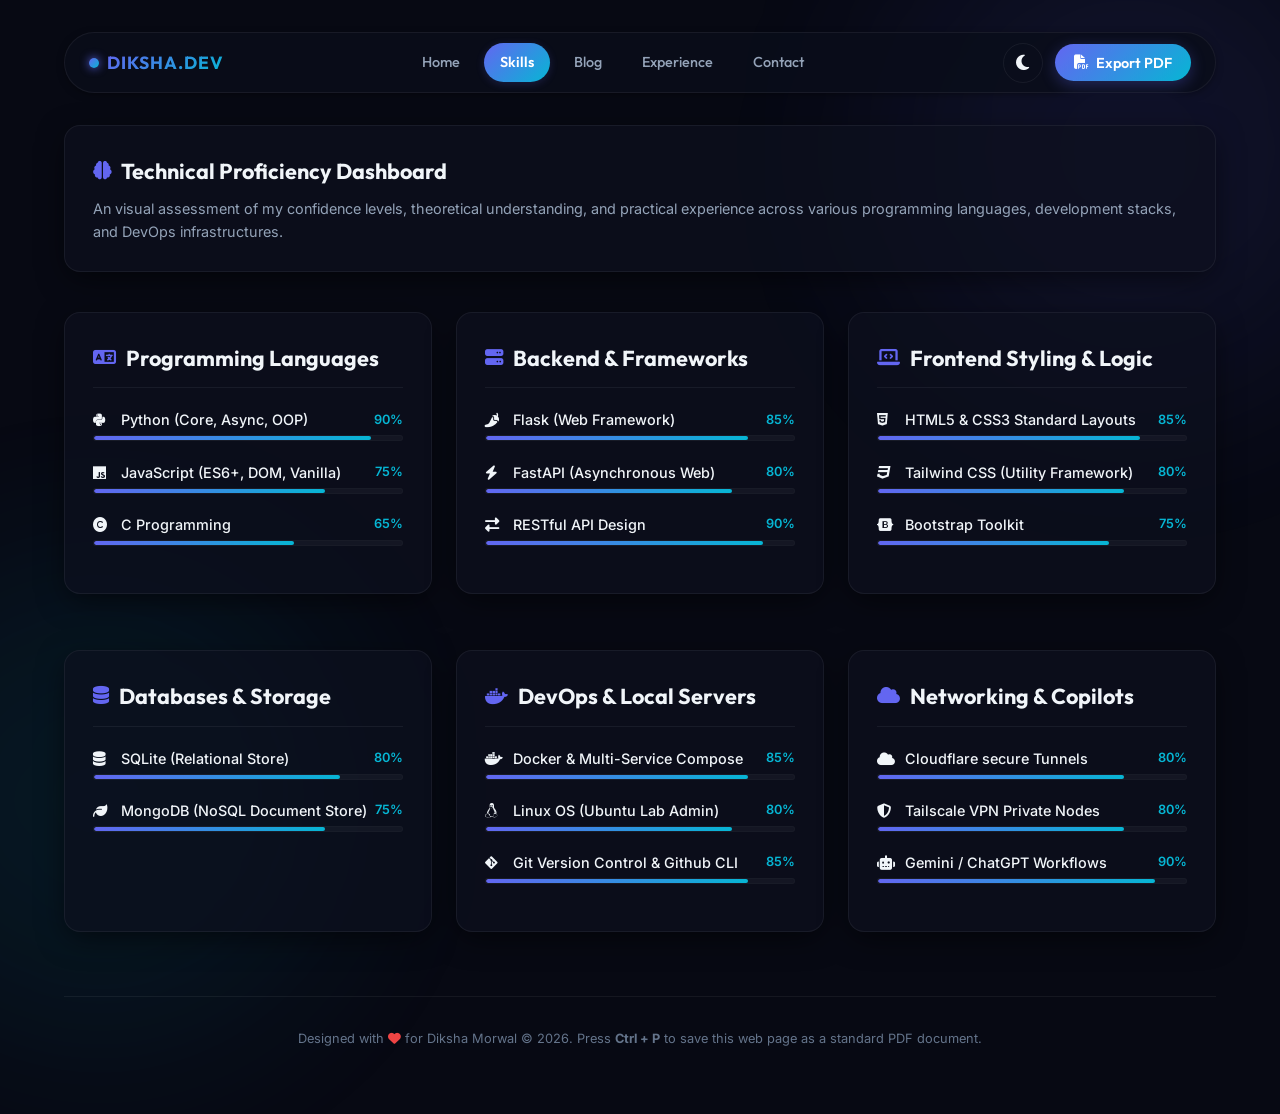
<file: Desktop/my resume/skills.html>
<!DOCTYPE html>
<html lang="en" data-theme="dark">
<head>
    <meta charset="UTF-8">
    <meta name="viewport" content="width=device-width, initial-scale=1.0">
    <title>Diksha Morwal - Technical Skills | Python Developer</title>
    <meta name="description" content="Technical proficiencies and tools of Diksha Morwal, Python Backend Developer.">
    <!-- Google Fonts -->
    <link rel="preconnect" href="https://fonts.googleapis.com">
    <link rel="preconnect" href="https://fonts.gstatic.com" crossorigin>
    <link href="https://fonts.googleapis.com/css2?family=Inter:wght@300;400;500;600;700&family=Outfit:wght@400;500;600;700;800&display=swap" rel="stylesheet">
    <!-- FontAwesome Icons -->
    <link rel="stylesheet" href="https://cdnjs.cloudflare.com/ajax/libs/font-awesome/6.4.0/css/all.min.css">
    <!-- Stylesheet -->
    <link rel="stylesheet" href="style.css">
</head>
<body>
    <!-- Background Elements -->
    <div class="bg-glow bg-glow-1"></div>
    <div class="bg-glow bg-glow-2"></div>

    <div class="container animate-fade-in">
        <!-- Floating Navigation & Action Bar -->
        <header class="action-bar no-print">
            <div class="action-logo">
                <span class="logo-dot"></span>
                <span class="logo-text">DIKSHA.DEV</span>
            </div>
            <!-- Dynamic Navigation Links -->
            <nav class="nav-links">
                <a href="index.html" class="nav-link">Home</a>
                <a href="skills.html" class="nav-link active">Skills</a>
                <a href="blog.html" class="nav-link">Blog</a>
                <a href="experience.html" class="nav-link">Experience</a>
                <a href="contact.html" class="nav-link">Contact</a>
            </nav>
            <div class="action-buttons">
                <button id="theme-toggle" class="btn-action" title="Toggle Light/Dark Mode" aria-label="Toggle Light/Dark Mode">
                    <i class="fas fa-moon moon-icon"></i>
                    <i class="fas fa-sun sun-icon"></i>
                </button>
                <button onclick="window.print()" class="btn-primary" title="Print or Save as PDF">
                    <i class="fas fa-file-pdf"></i> <span>Export PDF</span>
                </button>
            </div>
        </header>

        <!-- Skills Main Content -->
        <div class="resume-wrapper">
            <!-- Title Card -->
            <div class="resume-card" style="margin-bottom: 0.5rem;">
                <h2 class="section-title" style="border-bottom: none; padding-bottom: 0; margin-bottom: 0;">
                    <i class="fas fa-brain"></i> Technical Proficiency Dashboard
                </h2>
                <p class="summary-text" style="margin-top: 0.5rem;">
                    An visual assessment of my confidence levels, theoretical understanding, and practical experience across various programming languages, development stacks, and DevOps infrastructures.
                </p>
            </div>

            <!-- Skills Grid -->
            <div class="skills-grid">
                
                <!-- Category 1: Languages -->
                <div class="resume-card">
                    <h3 class="section-title"><i class="fas fa-language"></i> Programming Languages</h3>
                    
                    <div class="skill-prof-item">
                        <div class="skill-prof-header">
                            <span><i class="fab fa-python text-python"></i> Python (Core, Async, OOP)</span>
                            <span class="skill-percent">90%</span>
                        </div>
                        <div class="progress-bar-container">
                            <div class="progress-bar-fill" data-percent="90%"></div>
                        </div>
                    </div>

                    <div class="skill-prof-item">
                        <div class="skill-prof-header">
                            <span><i class="fab fa-js text-js"></i> JavaScript (ES6+, DOM, Vanilla)</span>
                            <span class="skill-percent">75%</span>
                        </div>
                        <div class="progress-bar-container">
                            <div class="progress-bar-fill" data-percent="75%"></div>
                        </div>
                    </div>

                    <div class="skill-prof-item">
                        <div class="skill-prof-header">
                            <span><i class="fas fa-copyright text-c"></i> C Programming</span>
                            <span class="skill-percent">65%</span>
                        </div>
                        <div class="progress-bar-container">
                            <div class="progress-bar-fill" data-percent="65%"></div>
                        </div>
                    </div>
                </div>

                <!-- Category 2: Backend & Frameworks -->
                <div class="resume-card">
                    <h3 class="section-title"><i class="fas fa-server"></i> Backend & Frameworks</h3>
                    
                    <div class="skill-prof-item">
                        <div class="skill-prof-header">
                            <span><i class="fas fa-pepper-hot text-flask"></i> Flask (Web Framework)</span>
                            <span class="skill-percent">85%</span>
                        </div>
                        <div class="progress-bar-container">
                            <div class="progress-bar-fill" data-percent="85%"></div>
                        </div>
                    </div>

                    <div class="skill-prof-item">
                        <div class="skill-prof-header">
                            <span><i class="fas fa-bolt text-fastapi"></i> FastAPI (Asynchronous Web)</span>
                            <span class="skill-percent">80%</span>
                        </div>
                        <div class="progress-bar-container">
                            <div class="progress-bar-fill" data-percent="80%"></div>
                        </div>
                    </div>

                    <div class="skill-prof-item">
                        <div class="skill-prof-header">
                            <span><i class="fas fa-exchange-alt text-api"></i> RESTful API Design</span>
                            <span class="skill-percent">90%</span>
                        </div>
                        <div class="progress-bar-container">
                            <div class="progress-bar-fill" data-percent="90%"></div>
                        </div>
                    </div>
                </div>

                <!-- Category 3: Frontend Web -->
                <div class="resume-card">
                    <h3 class="section-title"><i class="fas fa-laptop-code"></i> Frontend Styling & Logic</h3>
                    
                    <div class="skill-prof-item">
                        <div class="skill-prof-header">
                            <span><i class="fab fa-html5 text-html"></i> HTML5 & CSS3 Standard Layouts</span>
                            <span class="skill-percent">85%</span>
                        </div>
                        <div class="progress-bar-container">
                            <div class="progress-bar-fill" data-percent="85%"></div>
                        </div>
                    </div>

                    <div class="skill-prof-item">
                        <div class="skill-prof-header">
                            <span><i class="fab fa-css3 text-tailwind"></i> Tailwind CSS (Utility Framework)</span>
                            <span class="skill-percent">80%</span>
                        </div>
                        <div class="progress-bar-container">
                            <div class="progress-bar-fill" data-percent="80%"></div>
                        </div>
                    </div>

                    <div class="skill-prof-item">
                        <div class="skill-prof-header">
                            <span><i class="fab fa-bootstrap text-bootstrap"></i> Bootstrap Toolkit</span>
                            <span class="skill-percent">75%</span>
                        </div>
                        <div class="progress-bar-container">
                            <div class="progress-bar-fill" data-percent="75%"></div>
                        </div>
                    </div>
                </div>

                <!-- Category 4: Databases -->
                <div class="resume-card">
                    <h3 class="section-title"><i class="fas fa-database"></i> Databases & Storage</h3>
                    
                    <div class="skill-prof-item">
                        <div class="skill-prof-header">
                            <span><i class="fas fa-database text-sqlite"></i> SQLite (Relational Store)</span>
                            <span class="skill-percent">80%</span>
                        </div>
                        <div class="progress-bar-container">
                            <div class="progress-bar-fill" data-percent="80%"></div>
                        </div>
                    </div>

                    <div class="skill-prof-item">
                        <div class="skill-prof-header">
                            <span><i class="fas fa-leaf text-mongodb"></i> MongoDB (NoSQL Document Store)</span>
                            <span class="skill-percent">75%</span>
                        </div>
                        <div class="progress-bar-container">
                            <div class="progress-bar-fill" data-percent="75%"></div>
                        </div>
                    </div>
                </div>

                <!-- Category 5: DevOps & Linux -->
                <div class="resume-card">
                    <h3 class="section-title"><i class="fab fa-docker text-docker"></i> DevOps & Local Servers</h3>
                    
                    <div class="skill-prof-item">
                        <div class="skill-prof-header">
                            <span><i class="fab fa-docker text-docker"></i> Docker & Multi-Service Compose</span>
                            <span class="skill-percent">85%</span>
                        </div>
                        <div class="progress-bar-container">
                            <div class="progress-bar-fill" data-percent="85%"></div>
                        </div>
                    </div>

                    <div class="skill-prof-item">
                        <div class="skill-prof-header">
                            <span><i class="fab fa-linux text-linux"></i> Linux OS (Ubuntu Lab Admin)</span>
                            <span class="skill-percent">80%</span>
                        </div>
                        <div class="progress-bar-container">
                            <div class="progress-bar-fill" data-percent="80%"></div>
                        </div>
                    </div>

                    <div class="skill-prof-item">
                        <div class="skill-prof-header">
                            <span><i class="fab fa-git-alt text-git"></i> Git Version Control & Github CLI</span>
                            <span class="skill-percent">85%</span>
                        </div>
                        <div class="progress-bar-container">
                            <div class="progress-bar-fill" data-percent="85%"></div>
                        </div>
                    </div>
                </div>

                <!-- Category 6: Networking & AI -->
                <div class="resume-card">
                    <h3 class="section-title"><i class="fas fa-cloud"></i> Networking & Copilots</h3>
                    
                    <div class="skill-prof-item">
                        <div class="skill-prof-header">
                            <span><i class="fas fa-cloud text-cloudflare"></i> Cloudflare secure Tunnels</span>
                            <span class="skill-percent">80%</span>
                        </div>
                        <div class="progress-bar-container">
                            <div class="progress-bar-fill" data-percent="80%"></div>
                        </div>
                    </div>

                    <div class="skill-prof-item">
                        <div class="skill-prof-header">
                            <span><i class="fas fa-shield-alt text-tailscale"></i> Tailscale VPN Private Nodes</span>
                            <span class="skill-percent">80%</span>
                        </div>
                        <div class="progress-bar-container">
                            <div class="progress-bar-fill" data-percent="80%"></div>
                        </div>
                    </div>

                    <div class="skill-prof-item">
                        <div class="skill-prof-header">
                            <span><i class="fas fa-robot text-ai"></i> Gemini / ChatGPT Workflows</span>
                            <span class="skill-percent">90%</span>
                        </div>
                        <div class="progress-bar-container">
                            <div class="progress-bar-fill" data-percent="90%"></div>
                        </div>
                    </div>
                </div>

            </div>
        </div>

        <!-- Footer -->
        <footer class="resume-footer no-print">
            <p>Designed with <i class="fas fa-heart"></i> for Diksha Morwal &copy; 2026. Press <strong>Ctrl + P</strong> to save this web page as a standard PDF document.</p>
        </footer>
    </div>

    <!-- Script file for UI Interactivity -->
    <script src="script.js"></script>
</body>
</html>
</file>
<file: Desktop/my resume/style.css>
/* -------------------------------------------------------------
   DESIGN SYSTEM & CUSTOM PROPERTIES
   ------------------------------------------------------------- */
:root {
    /* Fonts */
    --font-primary: 'Inter', -apple-system, BlinkMacSystemFont, "Segoe UI", Roboto, sans-serif;
    --font-heading: 'Outfit', sans-serif;

    /* Transition Speeds */
    --transition-fast: 0.2s ease;
    --transition-normal: 0.3s ease;
    --transition-slow: 0.5s ease;

    /* Theme - Dark Mode (Default) */
    --bg-primary: #070913;
    --bg-card: rgba(13, 17, 30, 0.7);
    --bg-action: rgba(10, 14, 26, 0.85);
    --border-color: rgba(255, 255, 255, 0.06);
    --border-hover: rgba(99, 102, 241, 0.35);
    --text-primary: #f1f5f9;
    --text-secondary: #94a3b8;
    --text-muted: #64748b;
    --accent-color: #6366f1; /* Indigo */
    --accent-cyan: #06b6d4;  /* Cyan */
    --accent-gradient: linear-gradient(135deg, #6366f1 0%, #06b6d4 100%);
    --bg-glow-1: rgba(99, 102, 241, 0.12);
    --bg-glow-2: rgba(6, 182, 212, 0.1);
    
    /* Tech Stack Colors for tags */
    --color-python: #3776AB;
    --color-js: #F7DF1E;
    --color-c: #A8B9CC;
    --color-flask: #000000;
    --color-fastapi: #059669;
    --color-html: #E34F26;
    --color-css: #1572B6;
    --color-tailwind: #06B6D4;
    --color-bootstrap: #7952B3;
    --color-sqlite: #003B57;
    --color-mongodb: #47A248;
    --color-docker: #2496ED;
    --color-linux: #FCC624;
    --color-git: #F05032;
    --color-cloudflare: #F38020;
    --color-tailscale: #ff4d4d;
    --color-ai: #8b5cf6;
    
    --shadow-sm: 0 2px 8px -2px rgba(0, 0, 0, 0.5);
    --shadow-md: 0 8px 30px -4px rgba(0, 0, 0, 0.6);
    --shadow-glow: 0 0 20px rgba(99, 102, 241, 0.15);
    --card-radius: 16px;
}

/* Light Theme Variables */
[data-theme="light"] {
    --bg-primary: #f8fafc;
    --bg-card: rgba(255, 255, 255, 0.85);
    --bg-action: rgba(241, 245, 249, 0.9);
    --border-color: rgba(15, 23, 42, 0.08);
    --border-hover: rgba(79, 70, 229, 0.25);
    --text-primary: #0f172a;
    --text-secondary: #475569;
    --text-muted: #64748b;
    --accent-color: #4f46e5;
    --accent-cyan: #0891b2;
    --accent-gradient: linear-gradient(135deg, #4f46e5 0%, #0891b2 100%);
    --bg-glow-1: rgba(79, 70, 229, 0.06);
    --bg-glow-2: rgba(8, 145, 178, 0.05);
    
    --shadow-sm: 0 2px 8px -2px rgba(15, 23, 42, 0.08);
    --shadow-md: 0 10px 30px -5px rgba(15, 23, 42, 0.06);
    --shadow-glow: 0 4px 20px rgba(79, 70, 229, 0.06);
    --color-flask: #475569;
}

/* -------------------------------------------------------------
   CSS RESET & BASE STYLES
   ------------------------------------------------------------- */
* {
    box-sizing: border-box;
    margin: 0;
    padding: 0;
    scrollbar-width: thin;
    scrollbar-color: var(--accent-color) var(--bg-primary);
}

body {
    font-family: var(--font-primary);
    background-color: var(--bg-primary);
    color: var(--text-primary);
    line-height: 1.6;
    overflow-x: hidden;
    transition: background-color var(--transition-normal), color var(--transition-normal);
}

/* Custom Scrollbar */
::-webkit-scrollbar {
    width: 8px;
}
::-webkit-scrollbar-track {
    background: var(--bg-primary);
}
::-webkit-scrollbar-thumb {
    background: var(--accent-color);
    border-radius: 4px;
}
::-webkit-scrollbar-thumb:hover {
    background: var(--accent-cyan);
}

/* Page Fade In Animation */
@keyframes pageFadeIn {
    from {
        opacity: 0;
        transform: translateY(12px);
    }
    to {
        opacity: 1;
        transform: translateY(0);
    }
}
.animate-fade-in {
    animation: pageFadeIn 0.5s cubic-bezier(0.16, 1, 0.3, 1) forwards;
}

/* Background Ambient Glows */
.bg-glow {
    position: fixed;
    width: 500px;
    height: 500px;
    border-radius: 50%;
    filter: blur(100px);
    z-index: -1;
    pointer-events: none;
    opacity: 0.8;
    transition: background var(--transition-normal);
}
.bg-glow-1 {
    top: -100px;
    right: -100px;
    background: var(--bg-glow-1);
}
.bg-glow-2 {
    bottom: -150px;
    left: -150px;
    background: var(--bg-glow-2);
}

.container {
    width: 100%;
    max-width: 1200px;
    margin: 0 auto;
    padding: 2rem 1.5rem;
}

/* -------------------------------------------------------------
   FLOATING ACTION & NAVIGATION BAR (UPDATED)
   ------------------------------------------------------------- */
.action-bar {
    display: flex;
    justify-content: space-between;
    align-items: center;
    background: var(--bg-action);
    backdrop-filter: blur(12px);
    -webkit-backdrop-filter: blur(12px);
    border: 1px solid var(--border-color);
    border-radius: 50px;
    padding: 0.6rem 1.5rem;
    margin-bottom: 2rem;
    box-shadow: var(--shadow-sm);
    position: sticky;
    top: 1rem;
    z-index: 100;
    transition: all var(--transition-normal);
}
.action-logo {
    display: flex;
    align-items: center;
    gap: 8px;
}
.logo-dot {
    width: 10px;
    height: 10px;
    background: var(--accent-gradient);
    border-radius: 50%;
    display: inline-block;
    box-shadow: 0 0 10px var(--accent-color);
}
.logo-text {
    font-family: var(--font-heading);
    font-weight: 700;
    font-size: 1.1rem;
    letter-spacing: 1px;
    background: var(--accent-gradient);
    -webkit-background-clip: text;
    -webkit-text-fill-color: transparent;
}

/* Center Navigation Links */
.nav-links {
    display: flex;
    align-items: center;
    gap: 8px;
}
.nav-link {
    text-decoration: none;
    color: var(--text-secondary);
    font-family: var(--font-heading);
    font-weight: 500;
    font-size: 0.9rem;
    padding: 0.5rem 1rem;
    border-radius: 20px;
    transition: all var(--transition-fast);
}
.nav-link:hover {
    color: var(--text-primary);
    background: rgba(255, 255, 255, 0.04);
}
.nav-link.active {
    color: #ffffff;
    background: var(--accent-gradient);
    font-weight: 600;
    box-shadow: 0 2px 8px rgba(99, 102, 241, 0.2);
}
[data-theme="light"] .nav-link.active {
    color: #ffffff;
}

.action-buttons {
    display: flex;
    align-items: center;
    gap: 12px;
}

/* Filter active bar */
.filter-indicator {
    background: rgba(99, 102, 241, 0.15);
    border: 1px solid var(--accent-color);
    border-radius: 30px;
    padding: 4px 12px;
    display: flex;
    align-items: center;
    gap: 8px;
    font-size: 0.8rem;
    color: var(--text-primary);
}
.filter-indicator button {
    background: none;
    border: none;
    color: var(--text-primary);
    cursor: pointer;
    font-size: 0.8rem;
    display: flex;
    align-items: center;
}
.filter-indicator button:hover {
    color: #ef4444;
}
.hidden {
    display: none !important;
}

/* Button UI */
.btn-action {
    background: transparent;
    border: 1px solid var(--border-color);
    color: var(--text-primary);
    width: 40px;
    height: 40px;
    border-radius: 50%;
    cursor: pointer;
    display: flex;
    align-items: center;
    justify-content: center;
    font-size: 1.1rem;
    transition: all var(--transition-fast);
}
.btn-action:hover {
    border-color: var(--border-hover);
    color: var(--accent-color);
    box-shadow: var(--shadow-glow);
}
.btn-primary {
    background: var(--accent-gradient);
    border: none;
    color: #ffffff;
    padding: 0.6rem 1.2rem;
    border-radius: 30px;
    cursor: pointer;
    font-family: var(--font-heading);
    font-weight: 600;
    display: flex;
    align-items: center;
    gap: 8px;
    font-size: 0.9rem;
    box-shadow: 0 4px 15px rgba(99, 102, 241, 0.3);
    transition: all var(--transition-fast);
}
.btn-primary:hover {
    transform: translateY(-2px);
    box-shadow: 0 6px 20px rgba(99, 102, 241, 0.45);
}

/* Theme Icon Transitions */
.moon-icon { display: block; }
.sun-icon { display: none; }
[data-theme="light"] .moon-icon { display: none; }
[data-theme="light"] .sun-icon { display: block; }

/* -------------------------------------------------------------
   HERO / HEADER SECTION
   ------------------------------------------------------------- */
.resume-wrapper {
    display: flex;
    flex-direction: column;
    gap: 2rem;
}
.hero-section {
    background: var(--bg-card);
    backdrop-filter: blur(16px);
    -webkit-backdrop-filter: blur(16px);
    border: 1px solid var(--border-color);
    border-radius: var(--card-radius);
    padding: 2.5rem;
    box-shadow: var(--shadow-md);
    position: relative;
    overflow: hidden;
}
.hero-section::before {
    content: '';
    position: absolute;
    top: 0;
    left: 0;
    width: 6px;
    height: 100%;
    background: var(--accent-gradient);
}
.hero-badge {
    background: rgba(16, 185, 129, 0.15);
    color: #10b981;
    border: 1px solid rgba(16, 185, 129, 0.3);
    padding: 4px 12px;
    border-radius: 20px;
    font-size: 0.8rem;
    font-weight: 600;
    display: inline-flex;
    align-items: center;
    gap: 6px;
    margin-bottom: 1rem;
    letter-spacing: 0.5px;
}
.hero-badge::before {
    content: '';
    width: 6px;
    height: 6px;
    background: #10b981;
    border-radius: 50%;
    display: inline-block;
    box-shadow: 0 0 8px #10b981;
}
.name-title {
    font-family: var(--font-heading);
    font-weight: 800;
    font-size: 2.8rem;
    letter-spacing: -1px;
    line-height: 1.1;
    background: linear-gradient(135deg, var(--text-primary) 30%, var(--text-secondary) 100%);
    -webkit-background-clip: text;
    -webkit-text-fill-color: transparent;
    margin-bottom: 0.5rem;
}
.role-subtitle {
    font-size: 1.15rem;
    color: var(--accent-cyan);
    font-weight: 500;
    margin-bottom: 2rem;
}

/* Contact Details Cards */
.contact-grid {
    display: grid;
    grid-template-columns: repeat(auto-fit, minmax(220px, 1fr));
    gap: 1rem;
}
.contact-card {
    display: flex;
    align-items: center;
    gap: 12px;
    padding: 0.9rem 1.2rem;
    background: rgba(255, 255, 255, 0.02);
    border: 1px solid var(--border-color);
    border-radius: 12px;
    text-decoration: none;
    color: inherit;
    transition: all var(--transition-fast);
}
.contact-card:not(.no-link):hover {
    background: rgba(99, 102, 241, 0.05);
    border-color: var(--border-hover);
    transform: translateY(-2px);
}
.contact-icon {
    width: 36px;
    height: 36px;
    border-radius: 8px;
    background: rgba(99, 102, 241, 0.1);
    color: var(--accent-color);
    display: flex;
    align-items: center;
    justify-content: center;
    font-size: 1.05rem;
    flex-shrink: 0;
    transition: background var(--transition-fast);
}
.contact-card:not(.no-link):hover .contact-icon {
    background: var(--accent-gradient);
    color: #ffffff;
}
.contact-info {
    display: flex;
    flex-direction: column;
    overflow: hidden;
}
.contact-label {
    font-size: 0.75rem;
    color: var(--text-muted);
    font-weight: 600;
    text-transform: uppercase;
    letter-spacing: 0.5px;
}
.contact-value {
    font-size: 0.85rem;
    color: var(--text-primary);
    font-weight: 500;
    white-space: nowrap;
    text-overflow: ellipsis;
    overflow: hidden;
}

/* -------------------------------------------------------------
   TWO COLUMN CONTENT SECTION
   ------------------------------------------------------------- */
.resume-columns {
    display: grid;
    grid-template-columns: 380px 1fr;
    gap: 2rem;
    align-items: start;
}

/* Card Styling */
.resume-card {
    background: var(--bg-card);
    backdrop-filter: blur(16px);
    -webkit-backdrop-filter: blur(16px);
    border: 1px solid var(--border-color);
    border-radius: var(--card-radius);
    padding: 1.75rem;
    box-shadow: var(--shadow-md);
    margin-bottom: 2rem;
    transition: all var(--transition-normal);
}
.resume-card:hover {
    border-color: var(--border-hover);
    box-shadow: var(--shadow-glow), var(--shadow-md);
}

.section-title {
    font-family: var(--font-heading);
    font-weight: 700;
    font-size: 1.35rem;
    margin-bottom: 1.25rem;
    display: flex;
    align-items: center;
    gap: 10px;
    color: var(--text-primary);
    border-bottom: 1px solid var(--border-color);
    padding-bottom: 0.75rem;
}
.section-title i {
    color: var(--accent-color);
    font-size: 1.15rem;
}
.section-tip {
    font-size: 0.75rem;
    color: var(--text-muted);
    margin-top: -0.75rem;
    margin-bottom: 1rem;
    display: flex;
    align-items: center;
    gap: 4px;
}

/* -------------------------------------------------------------
   LEFT COLUMN STYLES
   ------------------------------------------------------------- */
.left-column {
    display: flex;
    flex-direction: column;
}
.summary-text {
    font-size: 0.9rem;
    color: var(--text-secondary);
    line-height: 1.6;
}
.summary-text strong {
    color: var(--text-primary);
    font-weight: 600;
}

/* Skill Tags Styles */
.skills-container {
    display: flex;
    flex-direction: column;
    gap: 1.25rem;
}
.skill-category h3 {
    font-size: 0.85rem;
    font-weight: 600;
    text-transform: uppercase;
    color: var(--text-muted);
    letter-spacing: 0.5px;
    margin-bottom: 0.6rem;
}
.skill-tags {
    display: flex;
    flex-wrap: wrap;
    gap: 8px;
}
.skill-tag {
    font-size: 0.8rem;
    font-weight: 500;
    background: rgba(255, 255, 255, 0.03);
    border: 1px solid var(--border-color);
    color: var(--text-secondary);
    padding: 5px 12px;
    border-radius: 20px;
    cursor: pointer;
    display: flex;
    align-items: center;
    gap: 6px;
    transition: all var(--transition-fast);
    user-select: none;
}
.skill-tag:hover {
    background: rgba(99, 102, 241, 0.08);
    border-color: var(--accent-color);
    color: var(--text-primary);
    transform: scale(1.03);
}

/* Clickable active skill tag */
.skill-tag.active {
    background: var(--accent-gradient) !important;
    color: #ffffff !important;
    border-color: transparent !important;
    box-shadow: 0 2px 10px rgba(99, 102, 241, 0.35);
}

/* Specific Skill Tag Brand Colors on Hover */
.skill-tag:hover .text-python { color: var(--color-python); }
.skill-tag:hover .text-js { color: var(--color-js); }
.skill-tag:hover .text-c { color: var(--color-c); }
.skill-tag:hover .text-flask { color: #f1f5f9; }
[data-theme="light"] .skill-tag:hover .text-flask { color: #000; }
.skill-tag:hover .text-fastapi { color: var(--color-fastapi); }
.skill-tag:hover .text-api { color: var(--accent-cyan); }
.skill-tag:hover .text-html { color: var(--color-html); }
.skill-tag:hover .text-css { color: var(--color-css); }
.skill-tag:hover .text-tailwind { color: var(--color-tailwind); }
.skill-tag:hover .text-bootstrap { color: var(--color-bootstrap); }
.skill-tag:hover .text-sqlite { color: var(--color-sqlite); }
.skill-tag:hover .text-mongodb { color: var(--color-mongodb); }
.skill-tag:hover .text-docker { color: var(--color-docker); }
.skill-tag:hover .text-linux { color: var(--color-linux); }
.skill-tag:hover .text-git { color: var(--color-git); }
.skill-tag:hover .text-cloudflare { color: var(--color-cloudflare); }
.skill-tag:hover .text-tailscale { color: var(--color-tailscale); }
.skill-tag:hover .text-ai { color: var(--color-ai); }

/* Timeline (Education) */
.timeline {
    position: relative;
    padding-left: 20px;
    border-left: 2px solid var(--border-color);
    display: flex;
    flex-direction: column;
    gap: 1.5rem;
}
.timeline-item {
    position: relative;
}
.timeline-dot {
    position: absolute;
    left: -27px;
    top: 5px;
    width: 12px;
    height: 12px;
    border-radius: 50%;
    background: var(--bg-primary);
    border: 2px solid var(--accent-color);
    transition: all var(--transition-fast);
}
.timeline-item:hover .timeline-dot {
    background: var(--accent-cyan);
    border-color: var(--accent-cyan);
    box-shadow: 0 0 8px var(--accent-cyan);
    transform: scale(1.2);
}
.timeline-header {
    display: flex;
    flex-direction: column;
    margin-bottom: 4px;
}
.timeline-date {
    font-size: 0.75rem;
    font-weight: 600;
    color: var(--accent-cyan);
}
.timeline-degree {
    font-family: var(--font-heading);
    font-size: 0.95rem;
    font-weight: 700;
    color: var(--text-primary);
}
.timeline-institution {
    font-size: 0.85rem;
    color: var(--text-secondary);
    margin-bottom: 6px;
}
.timeline-tag {
    display: inline-block;
    font-size: 0.7rem;
    font-weight: 600;
    text-transform: uppercase;
    letter-spacing: 0.5px;
    background: rgba(255, 255, 255, 0.04);
    border: 1px solid var(--border-color);
    color: var(--text-muted);
    padding: 2px 8px;
    border-radius: 4px;
}

/* -------------------------------------------------------------
   SKILLS PAGE & SHIELD/PROGRESS BAR UI (NEW)
   ------------------------------------------------------------- */
.skills-grid {
    display: grid;
    grid-template-columns: repeat(auto-fit, minmax(320px, 1fr));
    gap: 1.5rem;
}
.skill-prof-item {
    margin-bottom: 1.2rem;
}
.skill-prof-header {
    display: flex;
    justify-content: space-between;
    align-items: center;
    font-size: 0.9rem;
    font-weight: 500;
    color: var(--text-primary);
    margin-bottom: 4px;
}
.skill-prof-header span i {
    width: 20px;
    margin-right: 4px;
}
.skill-percent {
    font-size: 0.8rem;
    color: var(--accent-cyan);
    font-weight: 600;
}
.progress-bar-container {
    width: 100%;
    height: 6px;
    background: rgba(255, 255, 255, 0.04);
    border-radius: 10px;
    overflow: hidden;
    position: relative;
    border: 1px solid rgba(255, 255, 255, 0.02);
}
.progress-bar-fill {
    height: 100%;
    background: var(--accent-gradient);
    border-radius: 10px;
    width: 0%; /* Populated by JS on load */
    transition: width 1.2s cubic-bezier(0.16, 1, 0.3, 1);
}

/* -------------------------------------------------------------
   PROJECTS SEARCH & LIST STYLES (UPDATED)
   ------------------------------------------------------------- */
.search-filter-wrapper {
    display: flex;
    gap: 1rem;
    margin-bottom: 1.5rem;
    flex-wrap: wrap;
}
.search-container {
    position: relative;
    flex: 1;
    min-width: 260px;
}
.search-container i {
    position: absolute;
    left: 14px;
    top: 50%;
    transform: translateY(-50%);
    color: var(--text-muted);
}
.search-input {
    width: 100%;
    background: rgba(255, 255, 255, 0.02);
    border: 1px solid var(--border-color);
    border-radius: 30px;
    padding: 0.65rem 1rem 0.65rem 2.5rem;
    color: var(--text-primary);
    font-family: var(--font-primary);
    font-size: 0.9rem;
    transition: all var(--transition-fast);
}
.search-input:focus {
    outline: none;
    border-color: var(--accent-color);
    background: rgba(99, 102, 241, 0.04);
    box-shadow: var(--shadow-glow);
}

.projects-list {
    display: flex;
    flex-direction: column;
    gap: 1.5rem;
}

.project-item {
    border: 1px solid var(--border-color);
    border-radius: 12px;
    padding: 1.5rem;
    background: rgba(255, 255, 255, 0.01);
    transition: all var(--transition-normal);
    position: relative;
    overflow: hidden;
}
.project-item::before {
    content: '';
    position: absolute;
    top: 0;
    left: 0;
    width: 4px;
    height: 0%;
    background: var(--accent-gradient);
    transition: height var(--transition-normal);
}
.project-item:hover {
    background: rgba(255, 255, 255, 0.03);
    border-color: var(--border-hover);
    transform: translateX(4px);
}
.project-item:hover::before {
    height: 100%;
}

/* Tag filter highlighting logic */
.project-item.dimmed {
    opacity: 0.15;
    filter: blur(1.5px);
    transform: scale(0.97);
    pointer-events: none;
}
.project-item.highlighted {
    border-color: var(--accent-color);
    box-shadow: var(--shadow-glow);
    background: rgba(99, 102, 241, 0.04);
}

.project-header {
    display: flex;
    justify-content: space-between;
    align-items: center;
    flex-wrap: wrap;
    gap: 10px;
    margin-bottom: 0.75rem;
}
.project-title {
    font-family: var(--font-heading);
    font-size: 1.15rem;
    font-weight: 700;
    color: var(--text-primary);
}
.project-date {
    font-size: 0.75rem;
    font-weight: 600;
    color: var(--accent-cyan);
    background: rgba(6, 182, 212, 0.08);
    padding: 2px 8px;
    border-radius: 4px;
    text-transform: uppercase;
    letter-spacing: 0.5px;
}

.project-tech-badges {
    display: flex;
    flex-wrap: wrap;
    gap: 6px;
    margin-bottom: 1rem;
}
.tech-badge {
    font-size: 0.7rem;
    font-weight: 600;
    background: rgba(255, 255, 255, 0.03);
    border: 1px solid var(--border-color);
    color: var(--text-muted);
    padding: 3px 8px;
    border-radius: 6px;
    display: flex;
    align-items: center;
    gap: 4px;
}
.project-bullets {
    padding-left: 18px;
    font-size: 0.85rem;
    color: var(--text-secondary);
    display: flex;
    flex-direction: column;
    gap: 6px;
}
.project-bullets li {
    list-style-type: square;
}

/* -------------------------------------------------------------
   EXPERIENCE / LAB INFRASTRUCTURE STYLES (NEW)
   ------------------------------------------------------------- */
.lab-infra-diagram {
    display: grid;
    grid-template-columns: repeat(auto-fit, minmax(200px, 1fr));
    gap: 1.2rem;
    margin-top: 1.5rem;
}
.lab-node {
    background: rgba(255, 255, 255, 0.01);
    border: 1px solid var(--border-color);
    border-radius: 12px;
    padding: 1.25rem;
    text-align: center;
    transition: all var(--transition-fast);
}
.lab-node:hover {
    border-color: var(--border-hover);
    background: rgba(99, 102, 241, 0.03);
    transform: translateY(-4px);
}
.lab-node-icon {
    font-size: 1.8rem;
    margin-bottom: 10px;
    background: var(--accent-gradient);
    -webkit-background-clip: text;
    -webkit-text-fill-color: transparent;
}
.lab-node h4 {
    font-family: var(--font-heading);
    font-weight: 600;
    font-size: 0.95rem;
    margin-bottom: 4px;
    color: var(--text-primary);
}
.lab-node p {
    font-size: 0.8rem;
    color: var(--text-secondary);
}

/* -------------------------------------------------------------
   CONTACT FORM & MODAL POPUP STYLES (NEW)
   ------------------------------------------------------------- */
.contact-container-grid {
    display: grid;
    grid-template-columns: 1.2fr 1fr;
    gap: 2rem;
}
@media (max-width: 820px) {
    .contact-container-grid {
        grid-template-columns: 1fr;
    }
}
.contact-form {
    display: flex;
    flex-direction: column;
    gap: 1.2rem;
}
.form-group {
    display: flex;
    flex-direction: column;
    gap: 0.4rem;
}
.form-group label {
    font-size: 0.75rem;
    font-weight: 600;
    color: var(--text-muted);
    text-transform: uppercase;
    letter-spacing: 0.5px;
}
.form-input, .form-textarea {
    background: rgba(255, 255, 255, 0.02);
    border: 1px solid var(--border-color);
    border-radius: 8px;
    padding: 0.8rem 1rem;
    color: var(--text-primary);
    font-family: var(--font-primary);
    font-size: 0.9rem;
    transition: all var(--transition-fast);
}
.form-input:focus, .form-textarea:focus {
    outline: none;
    border-color: var(--accent-color);
    background: rgba(99, 102, 241, 0.04);
    box-shadow: var(--shadow-glow);
}
.form-textarea {
    resize: vertical;
    min-height: 120px;
}
.btn-submit {
    background: var(--accent-gradient);
    border: none;
    color: #ffffff;
    padding: 0.8rem 1.5rem;
    border-radius: 8px;
    cursor: pointer;
    font-family: var(--font-heading);
    font-weight: 600;
    font-size: 0.95rem;
    display: flex;
    align-items: center;
    justify-content: center;
    gap: 10px;
    box-shadow: 0 4px 15px rgba(99, 102, 241, 0.25);
    transition: all var(--transition-fast);
}
.btn-submit:hover {
    transform: translateY(-2px);
    box-shadow: 0 6px 20px rgba(99, 102, 241, 0.4);
}

/* Modal Popup overlay */
.modal-overlay {
    position: fixed;
    top: 0;
    left: 0;
    width: 100%;
    height: 100%;
    background: rgba(4, 6, 12, 0.7);
    backdrop-filter: blur(8px);
    -webkit-backdrop-filter: blur(8px);
    display: flex;
    align-items: center;
    justify-content: center;
    z-index: 1000;
    opacity: 0;
    pointer-events: none;
    transition: opacity var(--transition-normal);
}
.modal-overlay.active {
    opacity: 1;
    pointer-events: auto;
}
.modal-card {
    background: var(--bg-card);
    border: 1px solid var(--border-color);
    border-radius: var(--card-radius);
    padding: 2.5rem;
    max-width: 400px;
    width: 90%;
    text-align: center;
    box-shadow: var(--shadow-md);
    transform: scale(0.9);
    transition: transform var(--transition-normal);
}
.modal-overlay.active .modal-card {
    transform: scale(1);
}
.modal-success-icon {
    width: 60px;
    height: 60px;
    background: rgba(16, 185, 129, 0.15);
    color: #10b981;
    border: 1px solid rgba(16, 185, 129, 0.3);
    border-radius: 50%;
    display: flex;
    align-items: center;
    justify-content: center;
    font-size: 1.8rem;
    margin: 0 auto 1.5rem auto;
    box-shadow: 0 0 15px rgba(16, 185, 129, 0.2);
}
.modal-card h3 {
    font-family: var(--font-heading);
    font-weight: 700;
    font-size: 1.4rem;
    margin-bottom: 0.5rem;
    color: var(--text-primary);
}
.modal-card p {
    font-size: 0.9rem;
    color: var(--text-secondary);
    margin-bottom: 1.5rem;
}

/* Certifications & Additional Info Grid */
.grid-two-rows {
    display: grid;
    grid-template-columns: 1fr 1fr;
    gap: 2rem;
}
.grid-two-rows .resume-card {
    margin-bottom: 0;
}

/* Certifications */
.certs-list {
    display: flex;
    flex-direction: column;
    gap: 1rem;
}
.cert-item {
    display: flex;
    align-items: flex-start;
    gap: 12px;
    background: rgba(255, 255, 255, 0.01);
    border: 1px solid var(--border-color);
    padding: 10px 14px;
    border-radius: 10px;
    transition: all var(--transition-fast);
}
.cert-item:hover {
    border-color: var(--border-hover);
    background: rgba(99, 102, 241, 0.03);
}
.cert-icon {
    font-size: 1.1rem;
    color: var(--accent-cyan);
    margin-top: 2px;
}
.cert-details h4 {
    font-size: 0.85rem;
    font-weight: 600;
    color: var(--text-primary);
}
.cert-details p {
    font-size: 0.75rem;
    color: var(--text-muted);
}

/* Additional Info */
.additional-list {
    display: flex;
    flex-direction: column;
    gap: 10px;
    font-size: 0.85rem;
    color: var(--text-secondary);
}
.additional-list li {
    list-style: none;
    display: flex;
    align-items: flex-start;
    gap: 8px;
}
.additional-list li i {
    color: var(--accent-cyan);
    margin-top: 4px;
    font-size: 0.8rem;
}

/* Footer Section */
.resume-footer {
    text-align: center;
    padding: 2rem 0;
    font-size: 0.8rem;
    color: var(--text-muted);
    border-top: 1px solid var(--border-color);
    margin-top: 2rem;
}
.resume-footer i {
    color: #ef4444;
}

/* -------------------------------------------------------------
   RESPONSIVE DESIGN (MEDIA QUERIES)
   ------------------------------------------------------------- */
@media (max-width: 968px) {
    .resume-columns {
        grid-template-columns: 1fr;
        gap: 0;
    }
    .left-column {
        margin-bottom: 0;
    }
    .grid-two-rows {
        grid-template-columns: 1fr;
        gap: 2rem;
    }
    .action-bar {
        flex-direction: column;
        border-radius: 24px;
        padding: 0.9rem 1.5rem;
        gap: 12px;
    }
    .nav-links {
        width: 100%;
        justify-content: center;
        flex-wrap: wrap;
    }
}

@media (max-width: 600px) {
    .container {
        padding: 1rem 0.75rem;
    }
    .action-bar {
        border-radius: 20px;
        padding: 0.6rem 1rem;
    }
    .action-logo .logo-text {
        font-size: 0.95rem;
    }
    .hero-section {
        padding: 1.5rem;
    }
    .name-title {
        font-size: 2.2rem;
    }
    .role-subtitle {
        font-size: 1rem;
    }
    .contact-grid {
        grid-template-columns: 1fr;
    }
    .resume-card {
        padding: 1.25rem;
    }
    .project-header {
        flex-direction: column;
        align-items: flex-start;
        gap: 4px;
    }
    .project-date {
        align-self: flex-start;
    }
    .btn-primary span {
        display: none;
    }
}

/* -------------------------------------------------------------
   PRINT MEDIA STYLES - PIXEL PERFECT FOR A4 PAPER EXPORT
   ------------------------------------------------------------- */
@media print {
    /* Set page specifications */
    @page {
        size: A4 portrait;
        margin: 15mm 12mm 15mm 12mm;
    }

    /* Core print rules */
    body {
        background: #ffffff !important;
        color: #000000 !important;
        font-size: 9.5pt !important;
        line-height: 1.4 !important;
        font-family: Arial, Helvetica, sans-serif !important;
        -webkit-print-color-adjust: exact;
        print-color-adjust: exact;
    }

    .container {
        max-width: 100% !important;
        padding: 0 !important;
        margin: 0 !important;
    }

    .resume-wrapper {
        gap: 1rem !important;
    }

    /* Hide web elements */
    .no-print, 
    .bg-glow, 
    .hero-badge,
    .section-tip {
        display: none !important;
    }

    /* Header styling for printing */
    .hero-section {
        background: transparent !important;
        border: none !important;
        padding: 0 0 10px 0 !important;
        box-shadow: none !important;
        border-bottom: 2px solid #333333 !important;
        border-radius: 0 !important;
        margin-bottom: 12pt !important;
    }
    .hero-section::before {
        display: none !important;
    }
    .name-title {
        font-size: 24pt !important;
        font-weight: bold !important;
        color: #000000 !important;
        -webkit-text-fill-color: initial !important;
        background: none !important;
        text-align: center;
        margin-bottom: 4pt !important;
    }
    .role-subtitle {
        font-size: 11pt !important;
        font-weight: bold !important;
        color: #333333 !important;
        text-align: center;
        margin-bottom: 10pt !important;
    }

    /* Contact info block formatted horizontally */
    .contact-grid {
        display: flex !important;
        flex-wrap: wrap !important;
        justify-content: center !important;
        gap: 12pt !important;
    }
    .contact-card {
        padding: 0 !important;
        background: transparent !important;
        border: none !important;
        display: inline-flex !important;
        gap: 4px !important;
        font-size: 8.5pt !important;
    }
    .contact-card .contact-icon {
        display: none !important; /* Hide icon box */
    }
    .contact-label {
        display: none !important; /* Hide small label */
    }
    .contact-value {
        color: #000000 !important;
        font-weight: normal !important;
        text-decoration: none !important;
    }

    /* Columns configuration */
    .resume-columns {
        display: block !important; /* Single flow to avoid weird height overflows */
    }

    .resume-card {
        background: transparent !important;
        border: none !important;
        padding: 0 !important;
        margin-bottom: 12pt !important;
        box-shadow: none !important;
        backdrop-filter: none !important;
        -webkit-backdrop-filter: none !important;
    }
    .resume-card:hover {
        box-shadow: none !important;
        border-color: transparent !important;
    }

    .section-title {
        font-size: 12pt !important;
        font-weight: bold !important;
        color: #000000 !important;
        border-bottom: 1px solid #666666 !important;
        padding-bottom: 2pt !important;
        margin-bottom: 6pt !important;
        text-transform: uppercase;
        letter-spacing: 0.5px;
    }
    .section-title i {
        display: none !important;
    }

    .summary-text {
        font-size: 9.5pt !important;
        color: #111111 !important;
    }

    /* Skills list formatted as flow text */
    .skills-container {
        display: block !important;
    }
    .skill-category {
        margin-bottom: 6pt !important;
        display: flex !important;
        align-items: flex-start !important;
        gap: 6px !important;
    }
    .skill-category h3 {
        width: 140px !important;
        min-width: 140px !important;
        font-size: 8.5pt !important;
        color: #333333 !important;
        margin-bottom: 0 !important;
        padding-top: 1pt !important;
    }
    .skill-tags {
        display: flex !important;
        flex-wrap: wrap !important;
        gap: 4pt !important;
    }
    .skill-tag {
        font-size: 8.5pt !important;
        background: transparent !important;
        border: 1px solid #777777 !important;
        color: #000000 !important;
        padding: 1pt 5pt !important;
        border-radius: 3px !important;
    }
    .skill-tag i {
        display: none !important;
    }

    /* Education timeline */
    .timeline {
        border-left: none !important;
        padding-left: 0 !important;
        gap: 8pt !important;
    }
    .timeline-item {
        display: flex !important;
        justify-content: space-between !important;
        align-items: flex-start !important;
    }
    .timeline-dot {
        display: none !important;
    }
    .timeline-header {
        flex-direction: column-reverse !important;
        margin-bottom: 0 !important;
    }
    .timeline-degree {
        font-size: 9.5pt !important;
        color: #000000 !important;
    }
    .timeline-date {
        font-size: 9pt !important;
        color: #333333 !important;
        text-align: right;
    }
    .timeline-institution {
        font-size: 9pt !important;
        color: #444444 !important;
        margin-bottom: 0 !important;
    }
    .timeline-tag {
        display: none !important;
    }

    /* Projects list print adjustments */
    .projects-list {
        gap: 8pt !important;
    }
    .project-item {
        border: none !important;
        padding: 0 !important;
        background: transparent !important;
        margin-bottom: 8pt !important;
    }
    .project-item::before {
        display: none !important;
    }
    .project-header {
        display: flex !important;
        justify-content: space-between !important;
        align-items: center !important;
        margin-bottom: 2pt !important;
    }
    .project-title {
        font-size: 10pt !important;
        font-weight: bold !important;
        color: #000000 !important;
    }
    .project-date {
        font-size: 8.5pt !important;
        color: #333333 !important;
        background: transparent !important;
        padding: 0 !important;
        font-weight: normal !important;
    }
    .project-tech-badges {
        display: none !important; /* Hide badges on print to keep clean */
    }
    .project-bullets {
        padding-left: 12pt !important;
        gap: 2pt !important;
    }
    .project-bullets li {
        font-size: 9pt !important;
        color: #111111 !important;
        list-style-type: disc !important;
    }

    /* Certs & Extras */
    .grid-two-rows {
        display: block !important;
    }
    .cert-item {
        border: none !important;
        padding: 0 !important;
        margin-bottom: 6pt !important;
        display: flex !important;
        justify-content: space-between !important;
    }
    .cert-icon {
        display: none !important;
    }
    .cert-details {
        display: flex !important;
        justify-content: space-between !important;
        width: 100% !important;
    }
    .cert-details h4 {
        font-size: 9.5pt !important;
        color: #000000 !important;
    }
    .cert-details p {
        font-size: 9pt !important;
        color: #333333 !important;
    }

    .additional-list {
        font-size: 9pt !important;
        gap: 3pt !important;
    }
    .additional-list li {
        color: #111111 !important;
    }
    .additional-list li i {
        display: none !important;
    }
}
</file>
